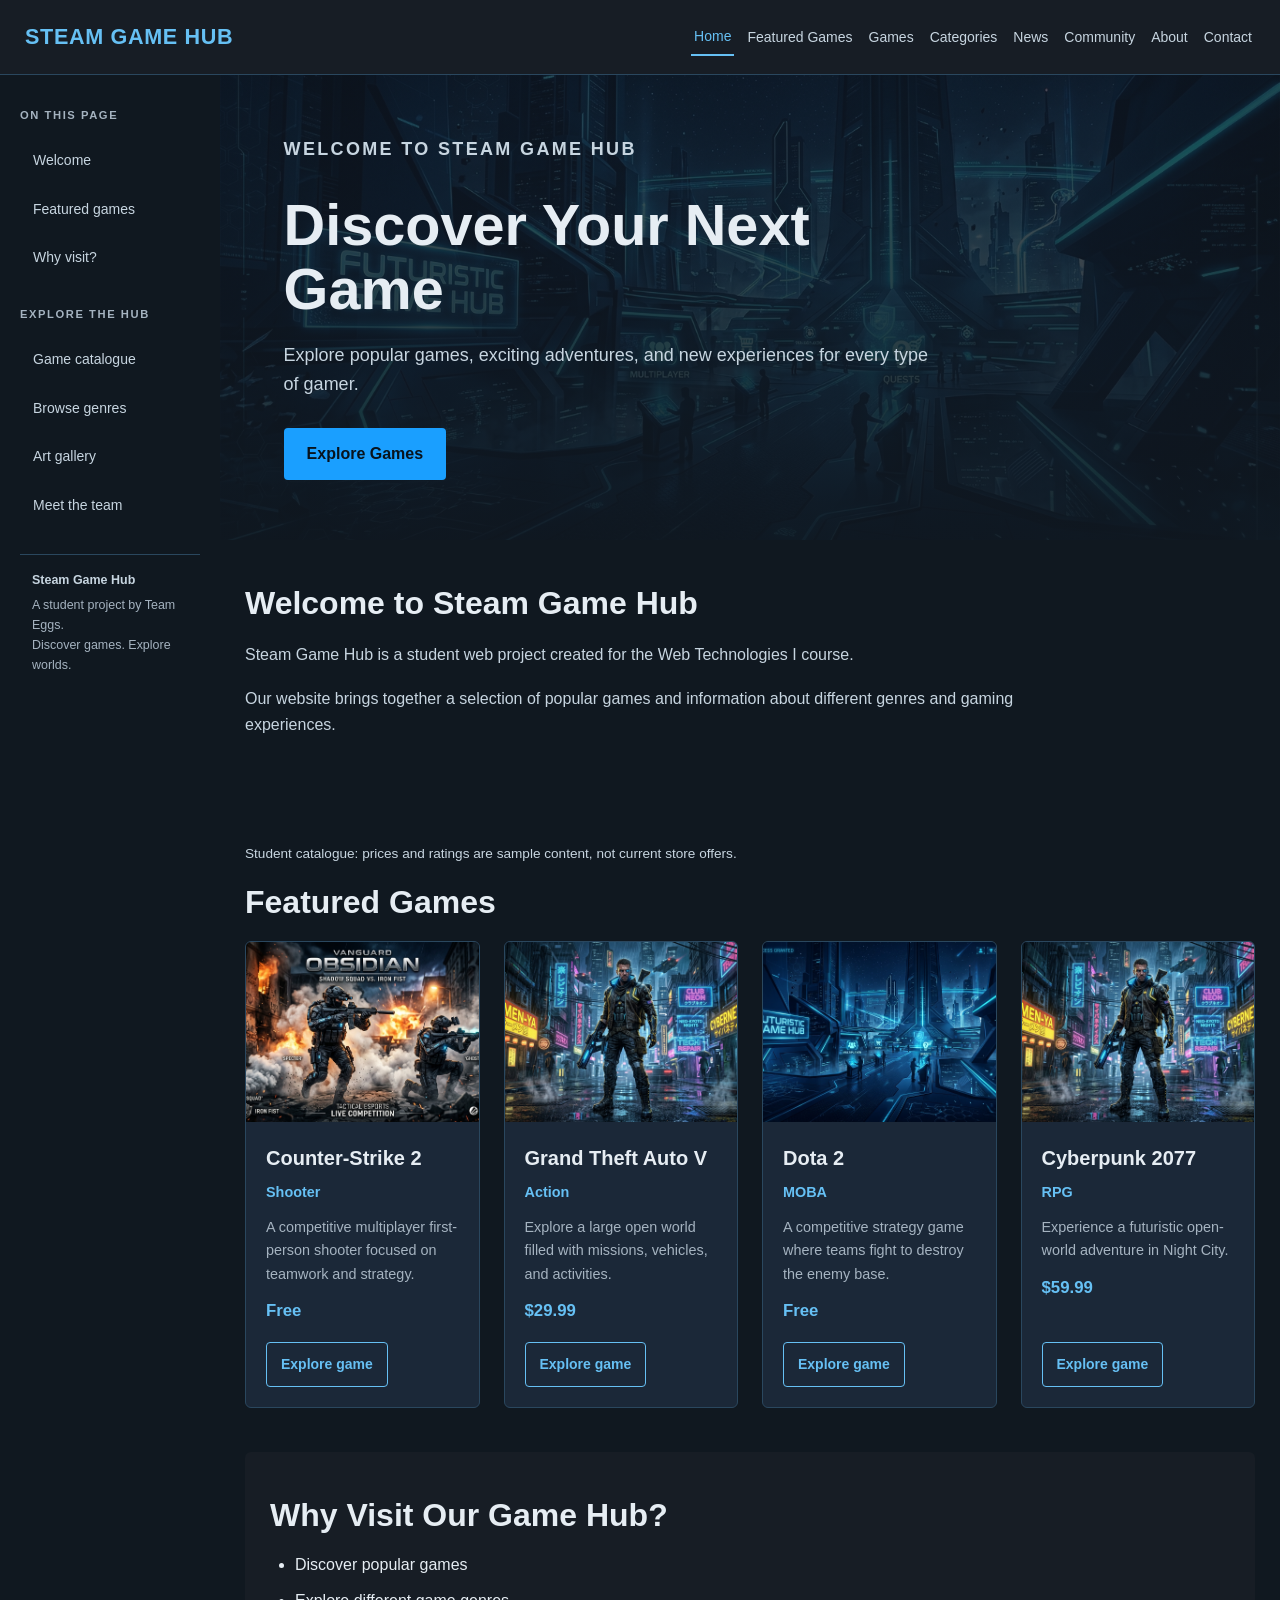
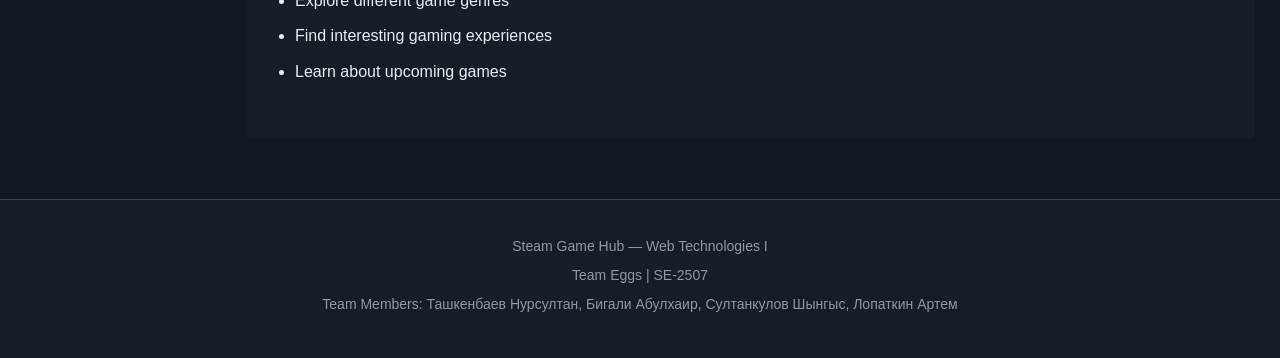
<file: index.html>
<!DOCTYPE html>
<html lang="en">
<head>
    <!-- Team: Eggs | Group: SE-2507 -->
    <meta charset="UTF-8">
    <meta name="viewport" content="width=device-width, initial-scale=1.0">
    <meta name="description" content="Steam Game Hub student website for discovering games and genres.">
    <title>Steam Game Hub - Home</title>
    <link rel="icon" type="image/svg+xml" href="data:image/svg+xml,%3Csvg xmlns='http://www.w3.org/2000/svg' viewBox='0 0 64 64'%3E%3Crect width='64' height='64' rx='12' fill='%23171d25'/%3E%3Ctext x='18' y='44' fill='%2366c0f4' font-size='38' font-family='Arial'%3ES%3C/text%3E%3C/svg%3E">
    <link rel="stylesheet" href="css/style.css">
    <link rel="stylesheet" href="css/part1.css">
    <link rel="stylesheet" href="css/assignment2.css">
    <script src="js/site.js" defer></script>
</head>
<body class="site-layout">
    <a class="skip-link" href="#main-content">Skip to content</a>
    <header id="main-header">
        <!-- Assignment 2, Task 1: Flexbox navigation. -->
        <nav class="navbar" aria-label="Main navigation">
            <a class="logo" href="index.html">STEAM GAME HUB</a>
            <ul class="nav-menu">
                <li><a class="active" aria-current="page" href="index.html">Home</a></li>
                <li><a href="featured.html">Featured Games</a></li>
                <li><a href="games.html">Games</a></li>
                <li><a href="categories.html">Categories</a></li>
                <li><a href="news.html">News</a></li>
                <li><a href="community.html">Community</a></li>
                <li><a href="about.html">About</a></li>
                <li><a href="contact.html">Contact</a></li>
            </ul>
        </nav>
    </header>


    <aside class="site-sidebar" aria-label="Page sidebar">
        <nav aria-label="On this page"><p class="sidebar-label">On this page</p><ul class="sidebar-links"><li><a href="#welcome">Welcome</a></li><li><a href="#featured-games">Featured games</a></li><li><a href="#why-visit">Why visit?</a></li></ul></nav>
        <nav class="browse-nav" aria-label="Explore the hub"><p class="sidebar-label">Explore the hub</p><ul class="sidebar-links"><li><a href="games.html">Game catalogue</a></li><li><a href="categories.html">Browse genres</a></li><li><a href="community.html#gallery">Art gallery</a></li><li><a href="about.html">Meet the team</a></li></ul></nav>
        <p class="sidebar-note"><strong>Steam Game Hub</strong>A student project by Team Eggs.<br>Discover games. Explore worlds.</p>
    </aside>
    <main id="main-content" tabindex="-1">
        <section class="hero">
            <div class="hero-content">
                <p class="subtitle">WELCOME TO STEAM GAME HUB</p>
                <h1>Discover Your Next Game</h1>
                <p>Explore popular games, exciting adventures, and new experiences for every type of gamer.</p>
                <a class="main-button" href="featured.html">Explore Games</a>
            </div>
        </section>

        <section class="content-section" id="welcome">
            <h2>Welcome to Steam Game Hub</h2>
            <p>Steam Game Hub is a student web project created for the Web Technologies I course.</p>
            <p>Our website brings together a selection of popular games and information about different genres and gaming experiences.</p>
        </section>

        <section class="content-section" id="featured-games">
            <p class="demo-note">Student catalogue: prices and ratings are sample content, not current store offers.</p>
            <h2>Featured Games</h2>
            <!-- Assignment 2, Task 2: responsive Flexbox cards. -->
            <div class="card-row">
                <article class="game-card">
                    <img src="images/news_cs2.jpg" alt="Counter-Strike 2 game artwork">
                    <div class="card-content"><h3>Counter-Strike 2</h3><p class="game-genre">Shooter</p><p>A competitive multiplayer first-person shooter focused on teamwork and strategy.</p><span class="price">Free</span><a class="secondary-button card-action" href="featured.html#counter-strike-2" aria-label="Explore Counter-Strike 2">Explore game</a></div>
                </article>
                <article class="game-card">
                    <img src="images/news_cyberpunk.jpg" alt="Grand Theft Auto V game artwork">
                    <div class="card-content"><h3>Grand Theft Auto V</h3><p class="game-genre">Action</p><p>Explore a large open world filled with missions, vehicles, and activities.</p><span class="price">$29.99</span><a class="secondary-button card-action" href="featured.html#grand-theft-auto-v" aria-label="Explore Grand Theft Auto V">Explore game</a></div>
                </article>
                <article class="game-card">
                    <img src="images/banner.jpg" alt="Dota 2 esports game artwork">
                    <div class="card-content"><h3>Dota 2</h3><p class="game-genre">MOBA</p><p>A competitive strategy game where teams fight to destroy the enemy base.</p><span class="price">Free</span><a class="secondary-button card-action" href="featured.html#dota-2" aria-label="Explore Dota 2">Explore game</a></div>
                </article>
                <article class="game-card">
                    <img src="images/news_cyberpunk.jpg" alt="Cyberpunk 2077 game artwork">
                    <div class="card-content"><h3>Cyberpunk 2077</h3><p class="game-genre">RPG</p><p>Experience a futuristic open-world adventure in Night City.</p><span class="price">$59.99</span><a class="secondary-button card-action" href="featured.html#cyberpunk-2077" aria-label="Explore Cyberpunk 2077">Explore game</a></div>
                </article>
            </div>
        </section>

        <section class="content-section boxed-section" id="why-visit">
            <h2>Why Visit Our Game Hub?</h2>
            <ul class="feature-list">
                <li>Discover popular games</li>
                <li>Explore different game genres</li>
                <li>Find interesting gaming experiences</li>
                <li>Learn about upcoming games</li>
            </ul>
        </section>
    </main>

    <footer>
        <p>Steam Game Hub — Web Technologies I</p>
        <p>Team Eggs | SE-2507</p>
        <p>Team Members: Ташкенбаев Нурсултан, Бигали Абулхаир, Султанкулов Шынгыс, Лопаткин Артем</p>
    </footer>
</body>
</html>
</file>
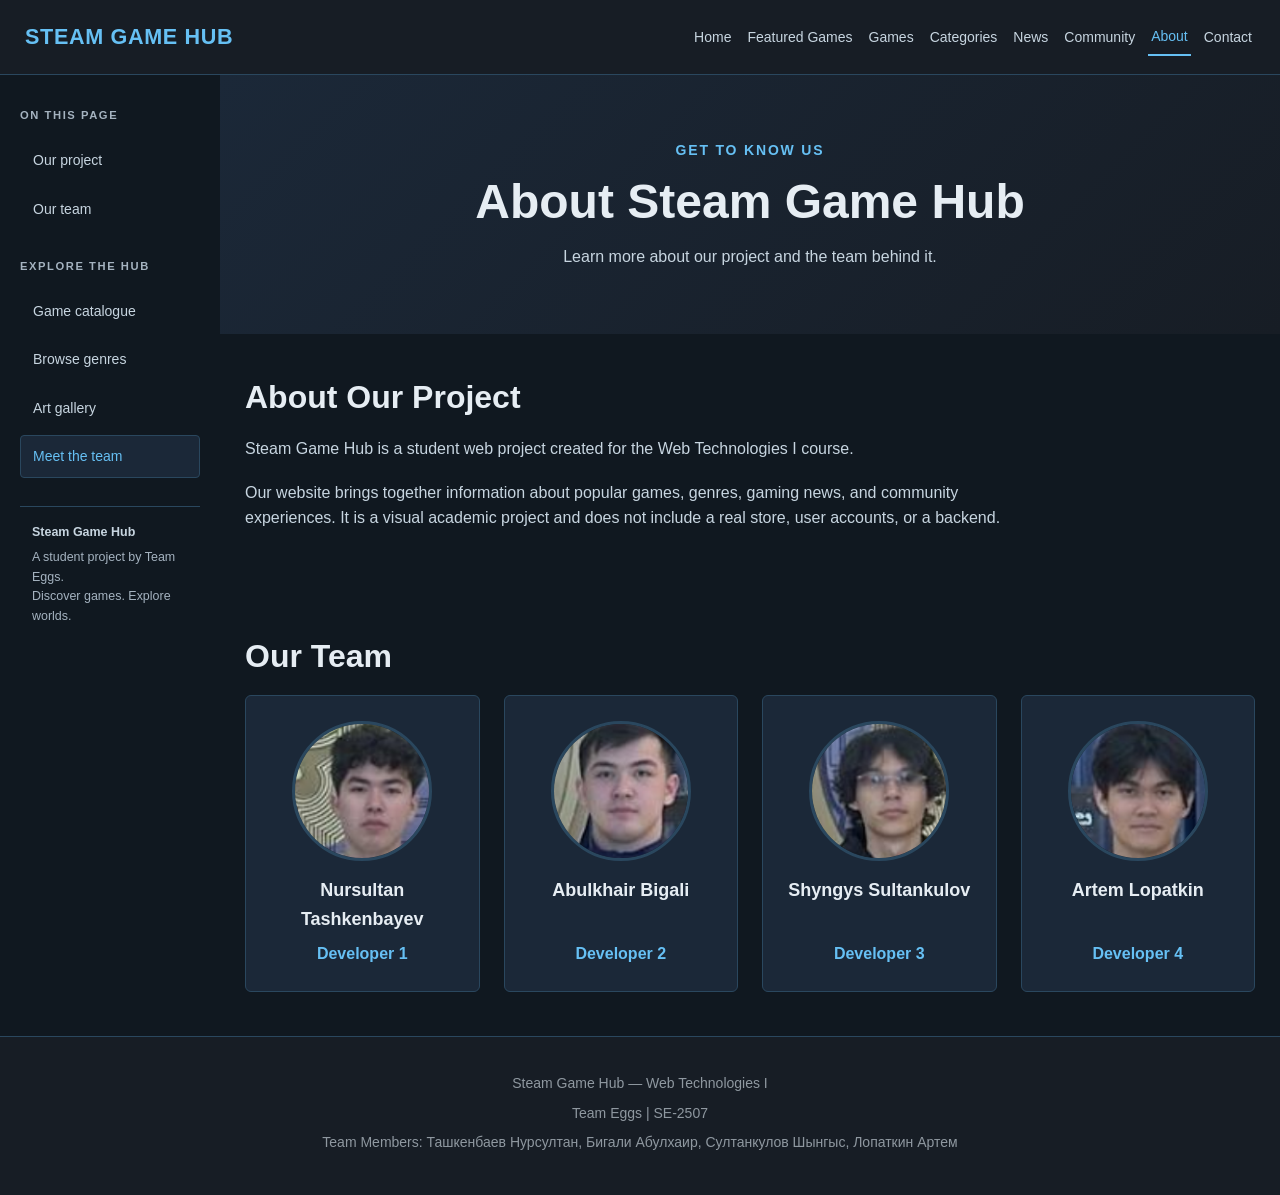
<file: about.html>
<!DOCTYPE html>
<html lang="en">
<head>
    <!-- Team: Eggs | Group: SE-2507 -->
    <meta charset="UTF-8">
    <meta name="viewport" content="width=device-width, initial-scale=1.0">
    <meta name="description" content="About the Steam Game Hub student project and its team members.">
    <title>Steam Game Hub - About Us</title>
    <link rel="icon" type="image/svg+xml" href="data:image/svg+xml,%3Csvg xmlns='http://www.w3.org/2000/svg' viewBox='0 0 64 64'%3E%3Crect width='64' height='64' rx='12' fill='%23171d25'/%3E%3Ctext x='18' y='44' fill='%2366c0f4' font-size='38' font-family='Arial'%3ES%3C/text%3E%3C/svg%3E">
    <link rel="stylesheet" href="css/style.css">
    <link rel="stylesheet" href="css/part1.css">
    <link rel="stylesheet" href="css/assignment2.css">
    <script src="js/site.js" defer></script>
</head>
<body class="site-layout">
    <a class="skip-link" href="#main-content">Skip to content</a>
    <header id="main-header"><nav class="navbar" aria-label="Main navigation"><a class="logo" href="index.html">STEAM GAME HUB</a><ul class="nav-menu"><li><a href="index.html">Home</a></li><li><a href="featured.html">Featured Games</a></li><li><a href="games.html">Games</a></li><li><a href="categories.html">Categories</a></li><li><a href="news.html">News</a></li><li><a href="community.html">Community</a></li><li><a class="active" aria-current="page" href="about.html">About</a></li><li><a href="contact.html">Contact</a></li></ul></nav></header>

    <aside class="site-sidebar" aria-label="Page sidebar">
        <nav aria-label="On this page"><p class="sidebar-label">On this page</p><ul class="sidebar-links"><li><a href="#our-project">Our project</a></li><li><a href="#our-team">Our team</a></li></ul></nav>
        <nav class="browse-nav" aria-label="Explore the hub"><p class="sidebar-label">Explore the hub</p><ul class="sidebar-links"><li><a href="games.html">Game catalogue</a></li><li><a href="categories.html">Browse genres</a></li><li><a href="community.html#gallery">Art gallery</a></li><li><a href="about.html" aria-current="page">Meet the team</a></li></ul></nav>
        <p class="sidebar-note"><strong>Steam Game Hub</strong>A student project by Team Eggs.<br>Discover games. Explore worlds.</p>
    </aside>
    <main id="main-content" tabindex="-1">
        <section class="page-banner"><p class="subtitle">GET TO KNOW US</p><h1>About Steam Game Hub</h1><p>Learn more about our project and the team behind it.</p></section>
        <section class="content-section" id="our-project"><h2>About Our Project</h2><p>Steam Game Hub is a student web project created for the Web Technologies I course.</p><p>Our website brings together information about popular games, genres, gaming news, and community experiences. It is a visual academic project and does not include a real store, user accounts, or a backend.</p></section>
        <section class="content-section" id="our-team"><h2>Our Team</h2><div class="team-grid">
            <article class="team-card"><img class="profile-img" src="images/member1.png" alt="Portrait of Nursultan Tashkenbayev"><h3>Nursultan Tashkenbayev</h3><p class="team-role">Developer 1</p></article>
            <article class="team-card"><img class="profile-img" src="images/member2.png" alt="Portrait of Abulkhair Bigali"><h3>Abulkhair Bigali</h3><p class="team-role">Developer 2</p></article>
            <article class="team-card"><img class="profile-img" src="images/member3.png" alt="Portrait of Shyngys Sultankulov"><h3>Shyngys Sultankulov</h3><p class="team-role">Developer 3</p></article>
            <article class="team-card"><img class="profile-img" src="images/member4.png" alt="Portrait of Artem Lopatkin"><h3>Artem Lopatkin</h3><p class="team-role">Developer 4</p></article>
        </div></section>
    </main>
    <footer><p>Steam Game Hub — Web Technologies I</p><p>Team Eggs | SE-2507</p><p>Team Members: Ташкенбаев Нурсултан, Бигали Абулхаир, Султанкулов Шынгыс, Лопаткин Артем</p></footer>
</body>
</html>
</file>
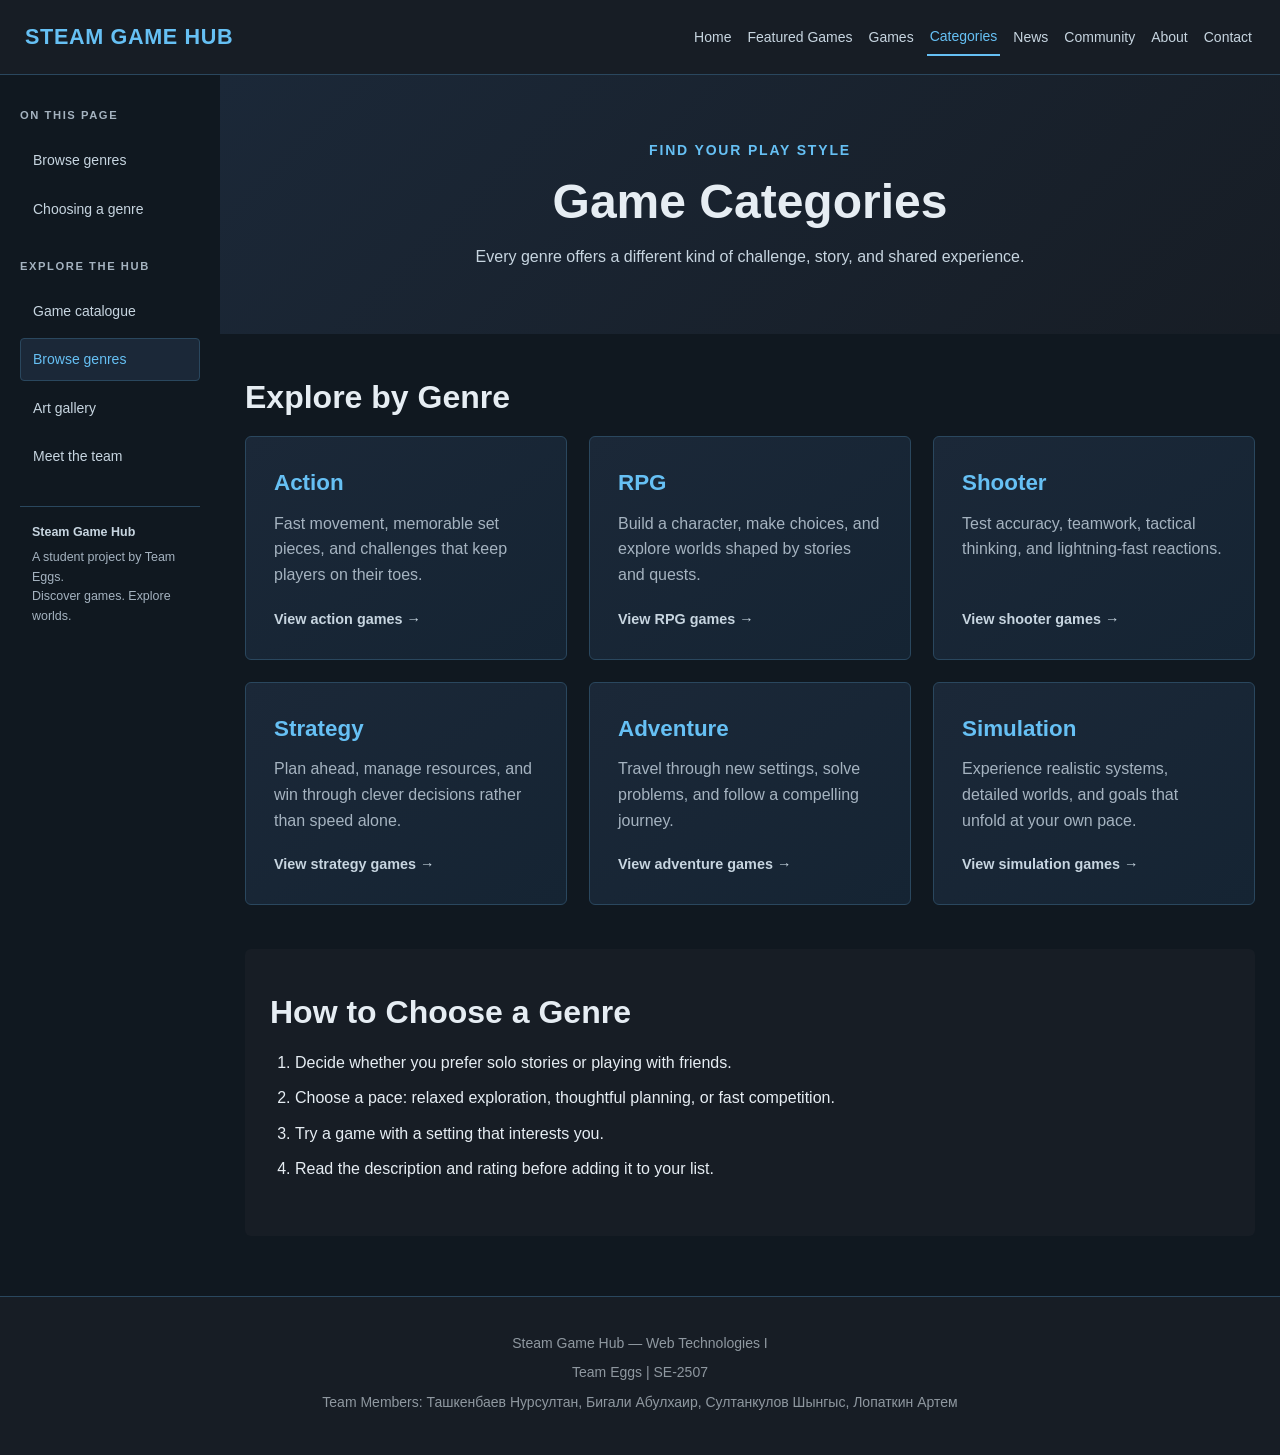
<file: categories.html>
<!DOCTYPE html>
<html lang="en">
<head>
    <!-- Team: Eggs | Group: SE-2507 -->
    <meta charset="UTF-8">
    <meta name="viewport" content="width=device-width, initial-scale=1.0">
    <meta name="description" content="Steam Game Hub categories: action, RPG, shooter, strategy and more.">
    <title>Steam Game Hub - Categories</title>
    <link rel="icon" type="image/svg+xml" href="data:image/svg+xml,%3Csvg xmlns='http://www.w3.org/2000/svg' viewBox='0 0 64 64'%3E%3Crect width='64' height='64' rx='12' fill='%23171d25'/%3E%3Ctext x='18' y='44' fill='%2366c0f4' font-size='38' font-family='Arial'%3ES%3C/text%3E%3C/svg%3E">
    <link rel="stylesheet" href="css/style.css">
    <link rel="stylesheet" href="css/part1.css">
    <link rel="stylesheet" href="css/assignment2.css">
    <script src="js/site.js" defer></script>
</head>
<body class="site-layout">
    <a class="skip-link" href="#main-content">Skip to content</a>
    <header id="main-header"><nav class="navbar" aria-label="Main navigation"><a class="logo" href="index.html">STEAM GAME HUB</a><ul class="nav-menu"><li><a href="index.html">Home</a></li><li><a href="featured.html">Featured Games</a></li><li><a href="games.html">Games</a></li><li><a class="active" aria-current="page" href="categories.html">Categories</a></li><li><a href="news.html">News</a></li><li><a href="community.html">Community</a></li><li><a href="about.html">About</a></li><li><a href="contact.html">Contact</a></li></ul></nav></header>

    <aside class="site-sidebar" aria-label="Page sidebar">
        <nav aria-label="On this page"><p class="sidebar-label">On this page</p><ul class="sidebar-links"><li><a href="#genres">Browse genres</a></li><li><a href="#choose-genre">Choosing a genre</a></li></ul></nav>
        <nav class="browse-nav" aria-label="Explore the hub"><p class="sidebar-label">Explore the hub</p><ul class="sidebar-links"><li><a href="games.html">Game catalogue</a></li><li><a href="categories.html" aria-current="page">Browse genres</a></li><li><a href="community.html#gallery">Art gallery</a></li><li><a href="about.html">Meet the team</a></li></ul></nav>
        <p class="sidebar-note"><strong>Steam Game Hub</strong>A student project by Team Eggs.<br>Discover games. Explore worlds.</p>
    </aside>
    <main id="main-content" tabindex="-1">
        <section class="page-banner"><p class="subtitle">FIND YOUR PLAY STYLE</p><h1>Game Categories</h1><p>Every genre offers a different kind of challenge, story, and shared experience.</p></section>
        <section class="content-section" id="genres">
            <h2>Explore by Genre</h2>
            <div class="categories-grid">
                <article class="genre-card"><h3>Action</h3><p>Fast movement, memorable set pieces, and challenges that keep players on their toes.</p><a href="games.html">View action games →</a></article>
                <article class="genre-card"><h3>RPG</h3><p>Build a character, make choices, and explore worlds shaped by stories and quests.</p><a href="games.html">View RPG games →</a></article>
                <article class="genre-card"><h3>Shooter</h3><p>Test accuracy, teamwork, tactical thinking, and lightning-fast reactions.</p><a href="games.html">View shooter games →</a></article>
                <article class="genre-card"><h3>Strategy</h3><p>Plan ahead, manage resources, and win through clever decisions rather than speed alone.</p><a href="games.html">View strategy games →</a></article>
                <article class="genre-card"><h3>Adventure</h3><p>Travel through new settings, solve problems, and follow a compelling journey.</p><a href="games.html">View adventure games →</a></article>
                <article class="genre-card"><h3>Simulation</h3><p>Experience realistic systems, detailed worlds, and goals that unfold at your own pace.</p><a href="games.html">View simulation games →</a></article>
            </div>
        </section>
        <section class="content-section boxed-section" id="choose-genre">
            <h2>How to Choose a Genre</h2>
            <ol class="genre-list"><li>Decide whether you prefer solo stories or playing with friends.</li><li>Choose a pace: relaxed exploration, thoughtful planning, or fast competition.</li><li>Try a game with a setting that interests you.</li><li>Read the description and rating before adding it to your list.</li></ol>
        </section>
    </main>
    <footer><p>Steam Game Hub — Web Technologies I</p><p>Team Eggs | SE-2507</p><p>Team Members: Ташкенбаев Нурсултан, Бигали Абулхаир, Султанкулов Шынгыс, Лопаткин Артем</p></footer>
</body>
</html>
</file>
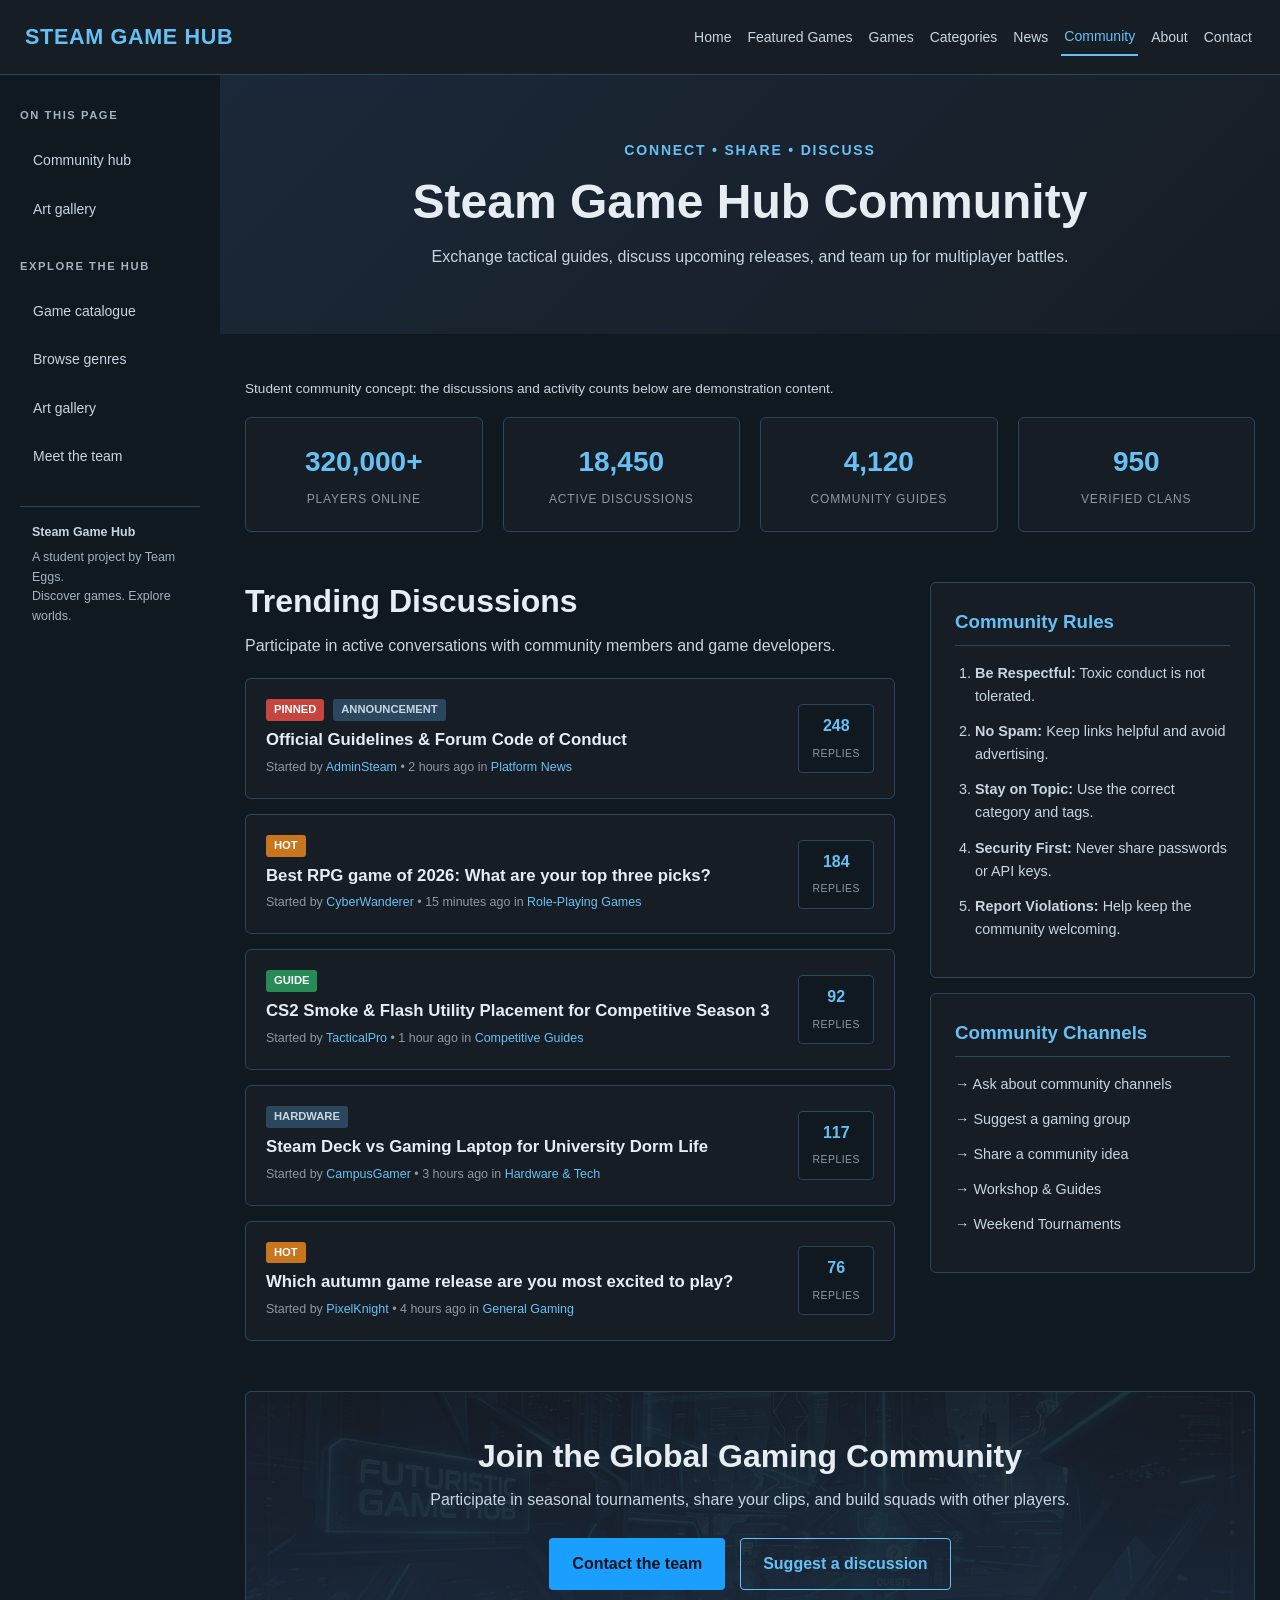
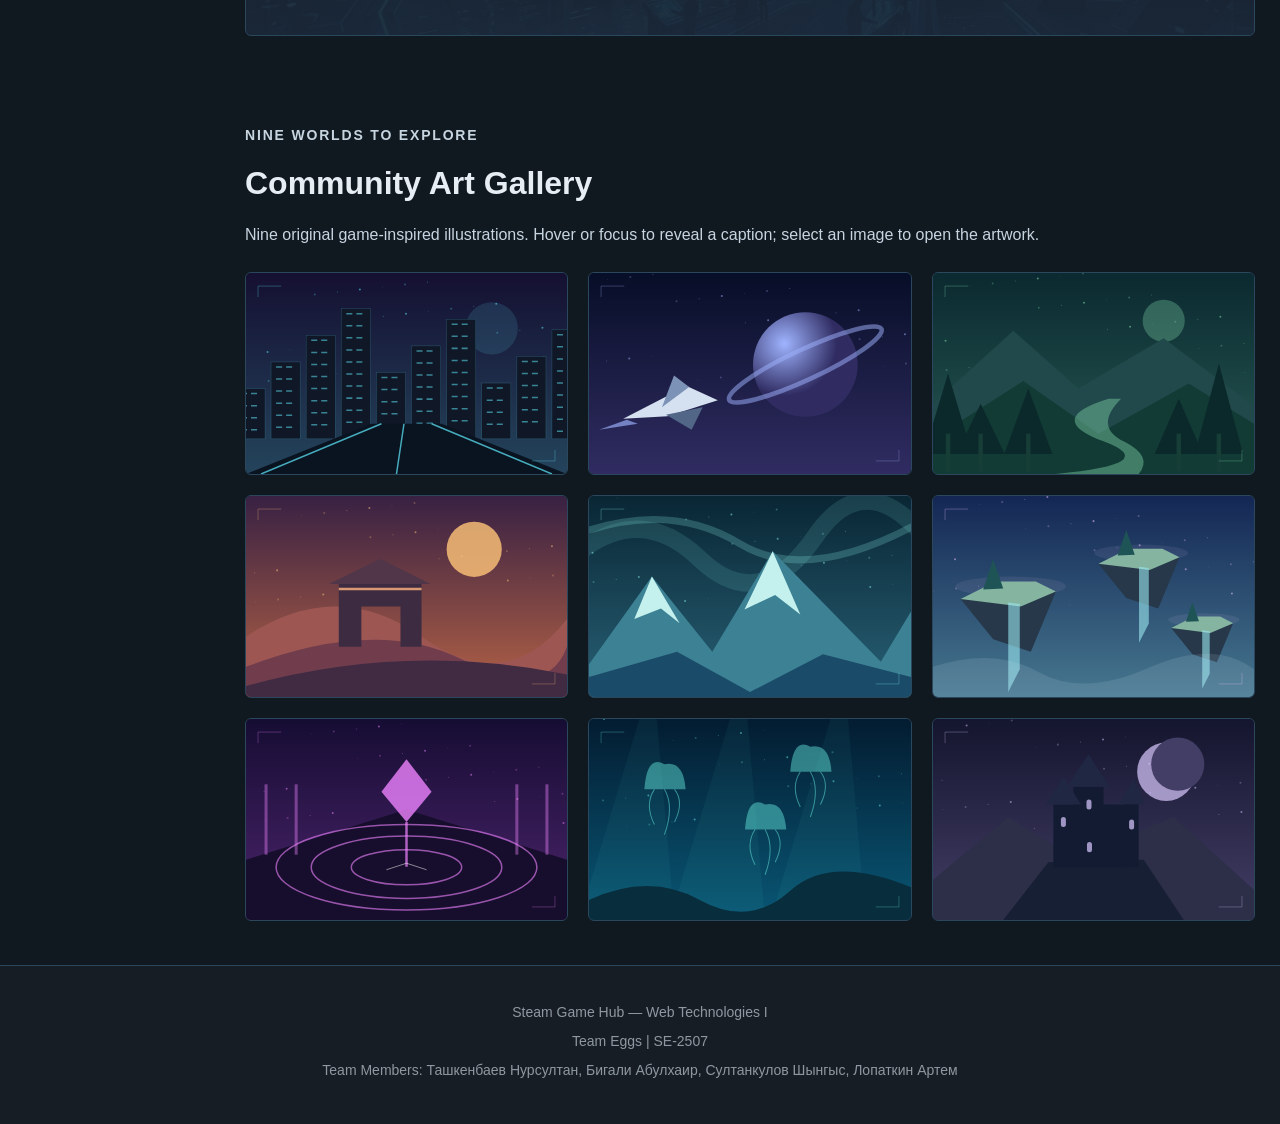
<file: community.html>
<!DOCTYPE html>
<html lang="en">
<head>
    <!-- Team: Eggs | Group: SE-2507 -->
    <meta charset="UTF-8">
    <meta name="viewport" content="width=device-width, initial-scale=1.0">
    <meta name="description" content="Steam Game Hub community, discussions, guides and gaming events.">
    <title>Steam Game Hub - Community</title>
    <link rel="icon" type="image/svg+xml" href="data:image/svg+xml,%3Csvg xmlns='http://www.w3.org/2000/svg' viewBox='0 0 64 64'%3E%3Crect width='64' height='64' rx='12' fill='%23171d25'/%3E%3Ctext x='18' y='44' fill='%2366c0f4' font-size='38' font-family='Arial'%3ES%3C/text%3E%3C/svg%3E">
    <link rel="stylesheet" href="css/style.css">
    <link rel="stylesheet" href="css/part1.css">
    <link rel="stylesheet" href="css/assignment2.css">
    <script src="js/site.js" defer></script>
</head>
<body class="site-layout">
    <a class="skip-link" href="#main-content">Skip to content</a>
    <header id="main-header"><nav class="navbar" aria-label="Main navigation"><a class="logo" href="index.html">STEAM GAME HUB</a><ul class="nav-menu"><li><a href="index.html">Home</a></li><li><a href="featured.html">Featured Games</a></li><li><a href="games.html">Games</a></li><li><a href="categories.html">Categories</a></li><li><a href="news.html">News</a></li><li><a class="active" aria-current="page" href="community.html">Community</a></li><li><a href="about.html">About</a></li><li><a href="contact.html">Contact</a></li></ul></nav></header>

    <aside class="site-sidebar" aria-label="Page sidebar">
        <nav aria-label="On this page"><p class="sidebar-label">On this page</p><ul class="sidebar-links"><li><a href="#community-hub">Community hub</a></li><li><a href="#gallery">Art gallery</a></li></ul></nav>
        <nav class="browse-nav" aria-label="Explore the hub"><p class="sidebar-label">Explore the hub</p><ul class="sidebar-links"><li><a href="games.html">Game catalogue</a></li><li><a href="categories.html">Browse genres</a></li><li><a href="community.html#gallery">Art gallery</a></li><li><a href="about.html">Meet the team</a></li></ul></nav>
        <p class="sidebar-note"><strong>Steam Game Hub</strong>A student project by Team Eggs.<br>Discover games. Explore worlds.</p>
    </aside>
    <main id="main-content" tabindex="-1">
        <section class="page-banner"><p class="subtitle">CONNECT • SHARE • DISCUSS</p><h1>Steam Game Hub Community</h1><p>Exchange tactical guides, discuss upcoming releases, and team up for multiplayer battles.</p></section>
        <section class="content-section" id="community-hub">
            <p class="demo-note">Student community concept: the discussions and activity counts below are demonstration content.</p>
            <div class="stats-grid"><article class="stat-card"><p class="stat-number">320,000+</p><p class="stat-label">Players Online</p></article><article class="stat-card"><p class="stat-number">18,450</p><p class="stat-label">Active Discussions</p></article><article class="stat-card"><p class="stat-number">4,120</p><p class="stat-label">Community Guides</p></article><article class="stat-card"><p class="stat-number">950</p><p class="stat-label">Verified Clans</p></article></div>
            <div class="community-layout">
                <section class="discussions-column"><h2>Trending Discussions</h2><p>Participate in active conversations with community members and game developers.</p><div class="discussion-list">
                    <a class="discussion-item" href="contact.html"><div class="discussion-main"><div class="discussion-header"><span class="disc-tag pinned">Pinned</span><span class="disc-tag general">Announcement</span></div><h3>Official Guidelines &amp; Forum Code of Conduct</h3><div class="discussion-meta">Started by <span>AdminSteam</span> • 2 hours ago in <span>Platform News</span></div></div><div class="reply-badge"><span class="reply-count">248</span><span class="reply-label">Replies</span></div></a>
                    <a class="discussion-item" href="contact.html"><div class="discussion-main"><div class="discussion-header"><span class="disc-tag hot">Hot</span></div><h3>Best RPG game of 2026: What are your top three picks?</h3><div class="discussion-meta">Started by <span>CyberWanderer</span> • 15 minutes ago in <span>Role-Playing Games</span></div></div><div class="reply-badge"><span class="reply-count">184</span><span class="reply-label">Replies</span></div></a>
                    <a class="discussion-item" href="contact.html"><div class="discussion-main"><div class="discussion-header"><span class="disc-tag guide">Guide</span></div><h3>CS2 Smoke &amp; Flash Utility Placement for Competitive Season 3</h3><div class="discussion-meta">Started by <span>TacticalPro</span> • 1 hour ago in <span>Competitive Guides</span></div></div><div class="reply-badge"><span class="reply-count">92</span><span class="reply-label">Replies</span></div></a>
                    <a class="discussion-item" href="contact.html"><div class="discussion-main"><div class="discussion-header"><span class="disc-tag general">Hardware</span></div><h3>Steam Deck vs Gaming Laptop for University Dorm Life</h3><div class="discussion-meta">Started by <span>CampusGamer</span> • 3 hours ago in <span>Hardware &amp; Tech</span></div></div><div class="reply-badge"><span class="reply-count">117</span><span class="reply-label">Replies</span></div></a>
                    <a class="discussion-item" href="contact.html"><div class="discussion-main"><div class="discussion-header"><span class="disc-tag hot">Hot</span></div><h3>Which autumn game release are you most excited to play?</h3><div class="discussion-meta">Started by <span>PixelKnight</span> • 4 hours ago in <span>General Gaming</span></div></div><div class="reply-badge"><span class="reply-count">76</span><span class="reply-label">Replies</span></div></a>
                </div></section>
                <aside class="community-sidebar"><div class="sidebar-box"><h3>Community Rules</h3><ol class="custom-ol"><li><strong>Be Respectful:</strong> Toxic conduct is not tolerated.</li><li><strong>No Spam:</strong> Keep links helpful and avoid advertising.</li><li><strong>Stay on Topic:</strong> Use the correct category and tags.</li><li><strong>Security First:</strong> Never share passwords or API keys.</li><li><strong>Report Violations:</strong> Help keep the community welcoming.</li></ol></div><div class="sidebar-box"><h3>Community Channels</h3><ul class="custom-ul"><li><a href="contact.html">→ Ask about community channels</a></li><li><a href="contact.html">→ Suggest a gaming group</a></li><li><a href="contact.html">→ Share a community idea</a></li><li><a href="contact.html">→ Workshop &amp; Guides</a></li><li><a href="contact.html">→ Weekend Tournaments</a></li></ul></div></aside>
            </div>
            <section class="community-cta"><h2>Join the Global Gaming Community</h2><p>Participate in seasonal tournaments, share your clips, and build squads with other players.</p><div class="cta-buttons"><a class="main-button" href="contact.html">Contact the team</a><a class="secondary-button" href="contact.html">Suggest a discussion</a></div></section>
        </section>

        <section class="content-section" id="gallery" aria-labelledby="gallery-heading">
            <p class="subtitle">NINE WORLDS TO EXPLORE</p>
            <h2 id="gallery-heading">Community Art Gallery</h2>
            <p>Nine original game-inspired illustrations. Hover or focus to reveal a caption; select an image to open the artwork.</p>
            <div class="gallery-grid">
                <a class="gallery-tile" href="images/gallery/neon-city.svg" aria-label="Open Neon City illustration"><figure><img src="images/gallery/neon-city.svg" alt="Explore a skyline after dark." width="640" height="400" loading="lazy"><figcaption><strong>Neon City</strong><span>Explore a skyline after dark.</span></figcaption></figure></a>
                <a class="gallery-tile" href="images/gallery/orbital-station.svg" aria-label="Open Orbital Station illustration"><figure><img src="images/gallery/orbital-station.svg" alt="A quiet outpost beyond the atmosphere." width="640" height="400" loading="lazy"><figcaption><strong>Orbital Station</strong><span>A quiet outpost beyond the atmosphere.</span></figcaption></figure></a>
                <a class="gallery-tile" href="images/gallery/forest-trail.svg" aria-label="Open Forest Trail illustration"><figure><img src="images/gallery/forest-trail.svg" alt="Follow the river through an evergreen world." width="640" height="400" loading="lazy"><figcaption><strong>Forest Trail</strong><span>Follow the river through an evergreen world.</span></figcaption></figure></a>
                <a class="gallery-tile" href="images/gallery/desert-ruins.svg" aria-label="Open Desert Ruins illustration"><figure><img src="images/gallery/desert-ruins.svg" alt="Discover a forgotten city in the dunes." width="640" height="400" loading="lazy"><figcaption><strong>Desert Ruins</strong><span>Discover a forgotten city in the dunes.</span></figcaption></figure></a>
                <a class="gallery-tile" href="images/gallery/frozen-frontier.svg" aria-label="Open Frozen Frontier illustration"><figure><img src="images/gallery/frozen-frontier.svg" alt="Find a path across the northern ice." width="640" height="400" loading="lazy"><figcaption><strong>Frozen Frontier</strong><span>Find a path across the northern ice.</span></figcaption></figure></a>
                <a class="gallery-tile" href="images/gallery/sky-islands.svg" aria-label="Open Sky Islands illustration"><figure><img src="images/gallery/sky-islands.svg" alt="Travel between worlds above the clouds." width="640" height="400" loading="lazy"><figcaption><strong>Sky Islands</strong><span>Travel between worlds above the clouds.</span></figcaption></figure></a>
                <a class="gallery-tile" href="images/gallery/cyber-arena.svg" aria-label="Open Cyber Arena illustration"><figure><img src="images/gallery/cyber-arena.svg" alt="Step into a luminous competitive arena." width="640" height="400" loading="lazy"><figcaption><strong>Cyber Arena</strong><span>Step into a luminous competitive arena.</span></figcaption></figure></a>
                <a class="gallery-tile" href="images/gallery/ocean-depths.svg" aria-label="Open Ocean Depths illustration"><figure><img src="images/gallery/ocean-depths.svg" alt="Uncover the lights of a submerged world." width="640" height="400" loading="lazy"><figcaption><strong>Ocean Depths</strong><span>Uncover the lights of a submerged world.</span></figcaption></figure></a>
                <a class="gallery-tile" href="images/gallery/moonlit-keep.svg" aria-label="Open Moonlit Keep illustration"><figure><img src="images/gallery/moonlit-keep.svg" alt="A castle waits beyond the mountain pass." width="640" height="400" loading="lazy"><figcaption><strong>Moonlit Keep</strong><span>A castle waits beyond the mountain pass.</span></figcaption></figure></a>
            </div>
        </section>
    </main>
    <footer><p>Steam Game Hub — Web Technologies I</p><p>Team Eggs | SE-2507</p><p>Team Members: Ташкенбаев Нурсултан, Бигали Абулхаир, Султанкулов Шынгыс, Лопаткин Артем</p></footer>
</body>
</html>
</file>
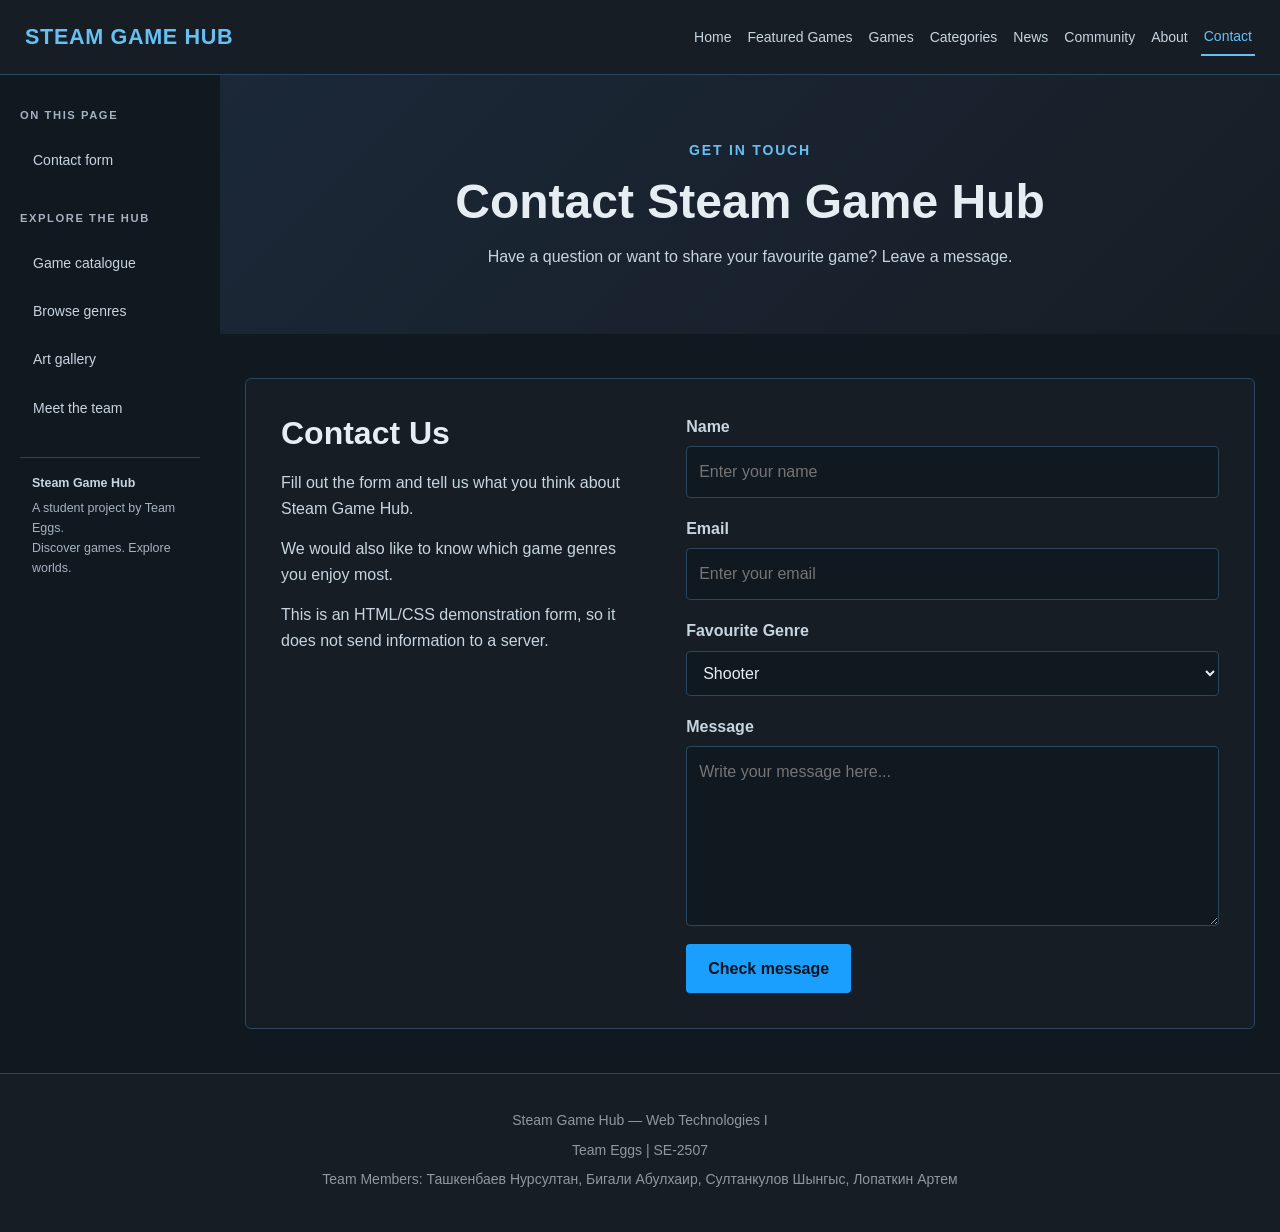
<file: contact.html>
<!DOCTYPE html>
<html lang="en">
<head>
    <!-- Team: Eggs | Group: SE-2507 -->
    <meta charset="UTF-8">
    <meta name="viewport" content="width=device-width, initial-scale=1.0">
    <meta name="description" content="Contact page for the Steam Game Hub student project.">
    <title>Steam Game Hub - Contact</title>
    <link rel="icon" type="image/svg+xml" href="data:image/svg+xml,%3Csvg xmlns='http://www.w3.org/2000/svg' viewBox='0 0 64 64'%3E%3Crect width='64' height='64' rx='12' fill='%23171d25'/%3E%3Ctext x='18' y='44' fill='%2366c0f4' font-size='38' font-family='Arial'%3ES%3C/text%3E%3C/svg%3E">
    <link rel="stylesheet" href="css/style.css">
    <link rel="stylesheet" href="css/part1.css">
    <link rel="stylesheet" href="css/assignment2.css">
    <script src="js/site.js" defer></script>
</head>
<body class="site-layout">
    <a class="skip-link" href="#main-content">Skip to content</a>
    <header id="main-header"><nav class="navbar" aria-label="Main navigation"><a class="logo" href="index.html">STEAM GAME HUB</a><ul class="nav-menu"><li><a href="index.html">Home</a></li><li><a href="featured.html">Featured Games</a></li><li><a href="games.html">Games</a></li><li><a href="categories.html">Categories</a></li><li><a href="news.html">News</a></li><li><a href="community.html">Community</a></li><li><a href="about.html">About</a></li><li><a class="active" aria-current="page" href="contact.html">Contact</a></li></ul></nav></header>

    <aside class="site-sidebar" aria-label="Page sidebar">
        <nav aria-label="On this page"><p class="sidebar-label">On this page</p><ul class="sidebar-links"><li><a href="#contact-us">Contact form</a></li></ul></nav>
        <nav class="browse-nav" aria-label="Explore the hub"><p class="sidebar-label">Explore the hub</p><ul class="sidebar-links"><li><a href="games.html">Game catalogue</a></li><li><a href="categories.html">Browse genres</a></li><li><a href="community.html#gallery">Art gallery</a></li><li><a href="about.html">Meet the team</a></li></ul></nav>
        <p class="sidebar-note"><strong>Steam Game Hub</strong>A student project by Team Eggs.<br>Discover games. Explore worlds.</p>
    </aside>
    <main id="main-content" tabindex="-1">
        <section class="page-banner"><p class="subtitle">GET IN TOUCH</p><h1>Contact Steam Game Hub</h1><p>Have a question or want to share your favourite game? Leave a message.</p></section>
        <section class="content-section" id="contact-us"><div class="contact-container">
            <div class="contact-info"><h2>Contact Us</h2><p>Fill out the form and tell us what you think about Steam Game Hub.</p><p>We would also like to know which game genres you enjoy most.</p><p>This is an HTML/CSS demonstration form, so it does not send information to a server.</p></div>
            <form class="contact-form" data-demo-form="contact">
                <div class="form-group"><label for="name">Name</label><input id="name" name="name" type="text" placeholder="Enter your name" required></div>
                <div class="form-group"><label for="email">Email</label><input id="email" name="email" type="email" placeholder="Enter your email" required></div>
                <div class="form-group"><label for="genre">Favourite Genre</label><select id="genre" name="genre"><option value="shooter">Shooter</option><option value="rpg">RPG</option><option value="action">Action</option><option value="adventure">Adventure</option><option value="strategy">Strategy</option></select></div>
                <div class="form-group"><label for="message">Message</label><textarea id="message" name="message" rows="6" placeholder="Write your message here..." required></textarea></div>
                <button class="main-button" type="submit">Check message</button>
                <p class="form-status" role="status" aria-live="polite"></p>
            </form>
        </div></section>
    </main>
    <footer><p>Steam Game Hub — Web Technologies I</p><p>Team Eggs | SE-2507</p><p>Team Members: Ташкенбаев Нурсултан, Бигали Абулхаир, Султанкулов Шынгыс, Лопаткин Артем</p></footer>
</body>
</html>
</file>
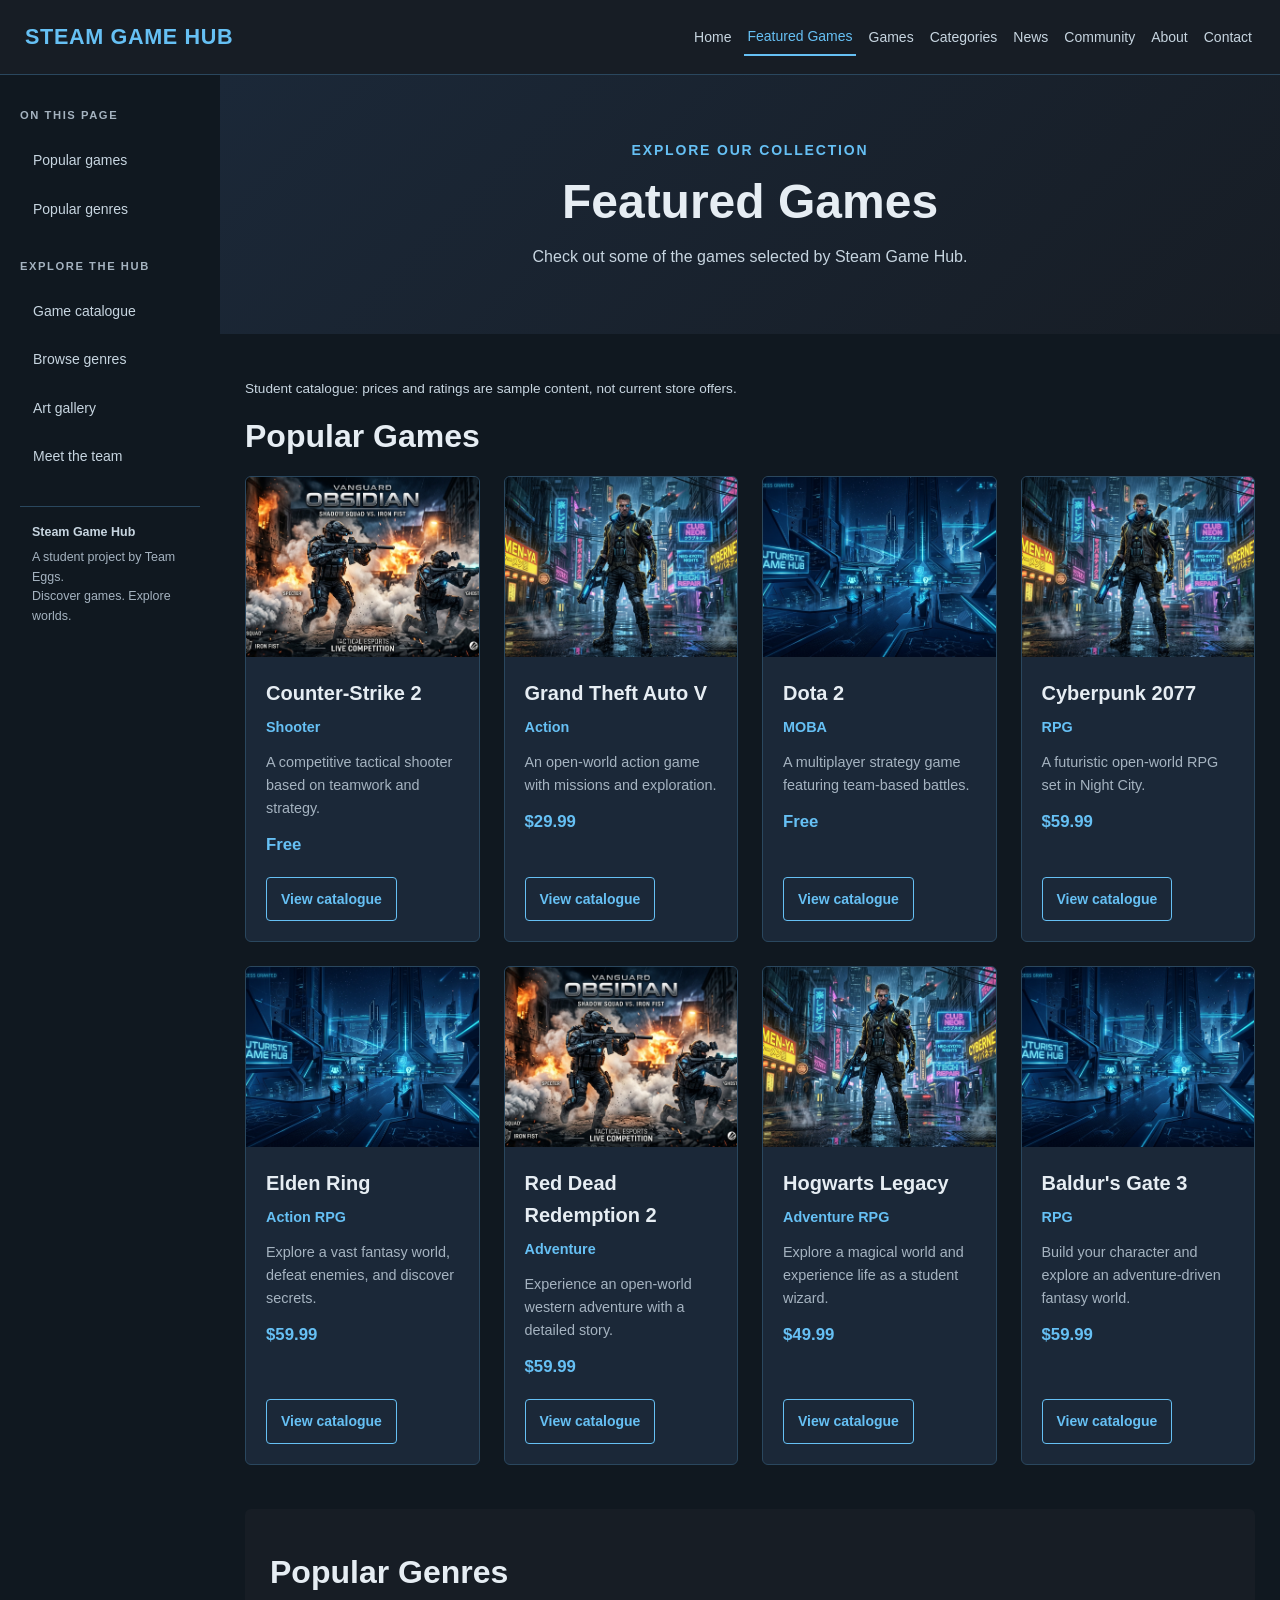
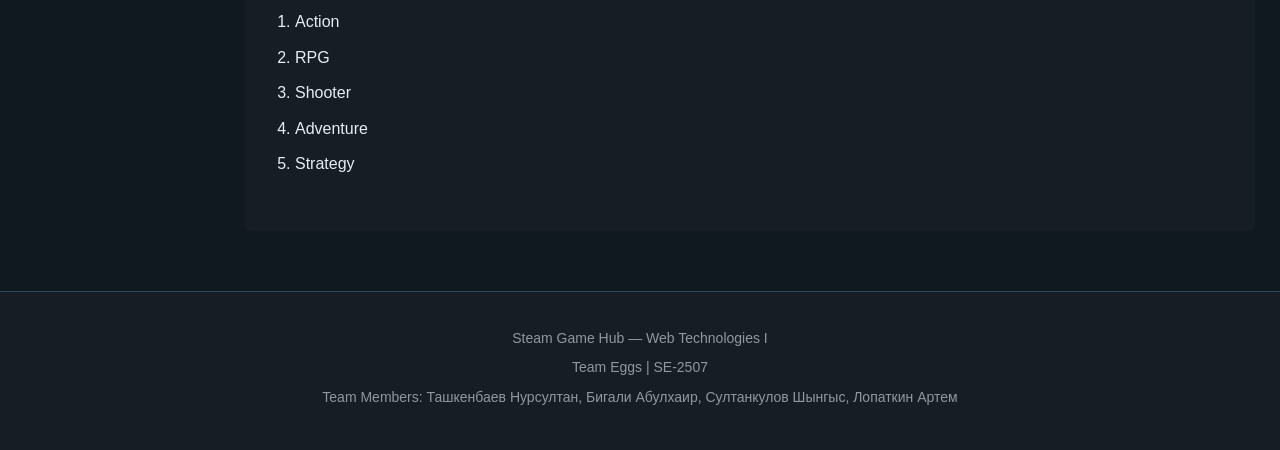
<file: featured.html>
<!DOCTYPE html>
<html lang="en">
<head>
    <!-- Team: Eggs | Group: SE-2507 -->
    <meta charset="UTF-8">
    <meta name="viewport" content="width=device-width, initial-scale=1.0">
    <meta name="description" content="Steam Game Hub featured games selection.">
    <title>Steam Game Hub - Featured Games</title>
    <link rel="icon" type="image/svg+xml" href="data:image/svg+xml,%3Csvg xmlns='http://www.w3.org/2000/svg' viewBox='0 0 64 64'%3E%3Crect width='64' height='64' rx='12' fill='%23171d25'/%3E%3Ctext x='18' y='44' fill='%2366c0f4' font-size='38' font-family='Arial'%3ES%3C/text%3E%3C/svg%3E">
    <link rel="stylesheet" href="css/style.css">
    <link rel="stylesheet" href="css/part1.css">
    <link rel="stylesheet" href="css/assignment2.css">
    <script src="js/site.js" defer></script>
</head>
<body class="site-layout">
    <a class="skip-link" href="#main-content">Skip to content</a>
    <header id="main-header">
        <!-- Assignment 2, Task 1: Flexbox navigation. -->
        <nav class="navbar" aria-label="Main navigation">
            <a class="logo" href="index.html">STEAM GAME HUB</a>
            <ul class="nav-menu">
                <li><a href="index.html">Home</a></li><li><a class="active" aria-current="page" href="featured.html">Featured Games</a></li><li><a href="games.html">Games</a></li><li><a href="categories.html">Categories</a></li><li><a href="news.html">News</a></li><li><a href="community.html">Community</a></li><li><a href="about.html">About</a></li><li><a href="contact.html">Contact</a></li>
            </ul>
        </nav>
    </header>

    <aside class="site-sidebar" aria-label="Page sidebar">
        <nav aria-label="On this page"><p class="sidebar-label">On this page</p><ul class="sidebar-links"><li><a href="#popular-games">Popular games</a></li><li><a href="#popular-genres">Popular genres</a></li></ul></nav>
        <nav class="browse-nav" aria-label="Explore the hub"><p class="sidebar-label">Explore the hub</p><ul class="sidebar-links"><li><a href="games.html">Game catalogue</a></li><li><a href="categories.html">Browse genres</a></li><li><a href="community.html#gallery">Art gallery</a></li><li><a href="about.html">Meet the team</a></li></ul></nav>
        <p class="sidebar-note"><strong>Steam Game Hub</strong>A student project by Team Eggs.<br>Discover games. Explore worlds.</p>
    </aside>
    <main id="main-content" tabindex="-1">
        <section class="page-banner"><p class="subtitle">EXPLORE OUR COLLECTION</p><h1>Featured Games</h1><p>Check out some of the games selected by Steam Game Hub.</p></section>
        <section class="content-section" id="popular-games">
            <p class="demo-note">Student catalogue: prices and ratings are sample content, not current store offers.</p>
            <h2>Popular Games</h2>
            <!-- Assignment 2, Task 2: responsive Flexbox cards. -->
            <div class="card-row">
                <article class="game-card" id="counter-strike-2"><img src="images/news_cs2.jpg" alt="Counter-Strike 2 game artwork"><div class="card-content"><h3>Counter-Strike 2</h3><p class="game-genre">Shooter</p><p>A competitive tactical shooter based on teamwork and strategy.</p><span class="price">Free</span><a class="secondary-button card-action" href="games.html" aria-label="Browse the game catalogue after Counter-Strike 2">View catalogue</a></div></article>
                <article class="game-card" id="grand-theft-auto-v"><img src="images/news_cyberpunk.jpg" alt="Grand Theft Auto V game artwork"><div class="card-content"><h3>Grand Theft Auto V</h3><p class="game-genre">Action</p><p>An open-world action game with missions and exploration.</p><span class="price">$29.99</span><a class="secondary-button card-action" href="games.html" aria-label="Browse the game catalogue after Grand Theft Auto V">View catalogue</a></div></article>
                <article class="game-card" id="dota-2"><img src="images/banner.jpg" alt="Dota 2 game artwork"><div class="card-content"><h3>Dota 2</h3><p class="game-genre">MOBA</p><p>A multiplayer strategy game featuring team-based battles.</p><span class="price">Free</span><a class="secondary-button card-action" href="games.html" aria-label="Browse the game catalogue after Dota 2">View catalogue</a></div></article>
                <article class="game-card" id="cyberpunk-2077"><img src="images/news_cyberpunk.jpg" alt="Cyberpunk 2077 game artwork"><div class="card-content"><h3>Cyberpunk 2077</h3><p class="game-genre">RPG</p><p>A futuristic open-world RPG set in Night City.</p><span class="price">$59.99</span><a class="secondary-button card-action" href="games.html" aria-label="Browse the game catalogue after Cyberpunk 2077">View catalogue</a></div></article>
                <article class="game-card" id="elden-ring"><img src="images/banner.jpg" alt="Elden Ring game artwork"><div class="card-content"><h3>Elden Ring</h3><p class="game-genre">Action RPG</p><p>Explore a vast fantasy world, defeat enemies, and discover secrets.</p><span class="price">$59.99</span><a class="secondary-button card-action" href="games.html" aria-label="Browse the game catalogue after Elden Ring">View catalogue</a></div></article>
                <article class="game-card" id="red-dead-redemption-2"><img src="images/news_cs2.jpg" alt="Red Dead Redemption 2 game artwork"><div class="card-content"><h3>Red Dead Redemption 2</h3><p class="game-genre">Adventure</p><p>Experience an open-world western adventure with a detailed story.</p><span class="price">$59.99</span><a class="secondary-button card-action" href="games.html" aria-label="Browse the game catalogue after Red Dead Redemption 2">View catalogue</a></div></article>
                <article class="game-card" id="hogwarts-legacy"><img src="images/news_cyberpunk.jpg" alt="Hogwarts Legacy game artwork"><div class="card-content"><h3>Hogwarts Legacy</h3><p class="game-genre">Adventure RPG</p><p>Explore a magical world and experience life as a student wizard.</p><span class="price">$49.99</span><a class="secondary-button card-action" href="games.html" aria-label="Browse the game catalogue after Hogwarts Legacy">View catalogue</a></div></article>
                <article class="game-card" id="baldurs-gate-3"><img src="images/banner.jpg" alt="Baldur's Gate 3 game artwork"><div class="card-content"><h3>Baldur's Gate 3</h3><p class="game-genre">RPG</p><p>Build your character and explore an adventure-driven fantasy world.</p><span class="price">$59.99</span><a class="secondary-button card-action" href="games.html" aria-label="Browse the game catalogue after Baldur's Gate 3">View catalogue</a></div></article>
            </div>
        </section>
        <section class="content-section boxed-section" id="popular-genres"><h2>Popular Genres</h2><ol class="genre-list"><li>Action</li><li>RPG</li><li>Shooter</li><li>Adventure</li><li>Strategy</li></ol></section>
    </main>
    <footer><p>Steam Game Hub — Web Technologies I</p><p>Team Eggs | SE-2507</p><p>Team Members: Ташкенбаев Нурсултан, Бигали Абулхаир, Султанкулов Шынгыс, Лопаткин Артем</p></footer>
</body>
</html>
</file>
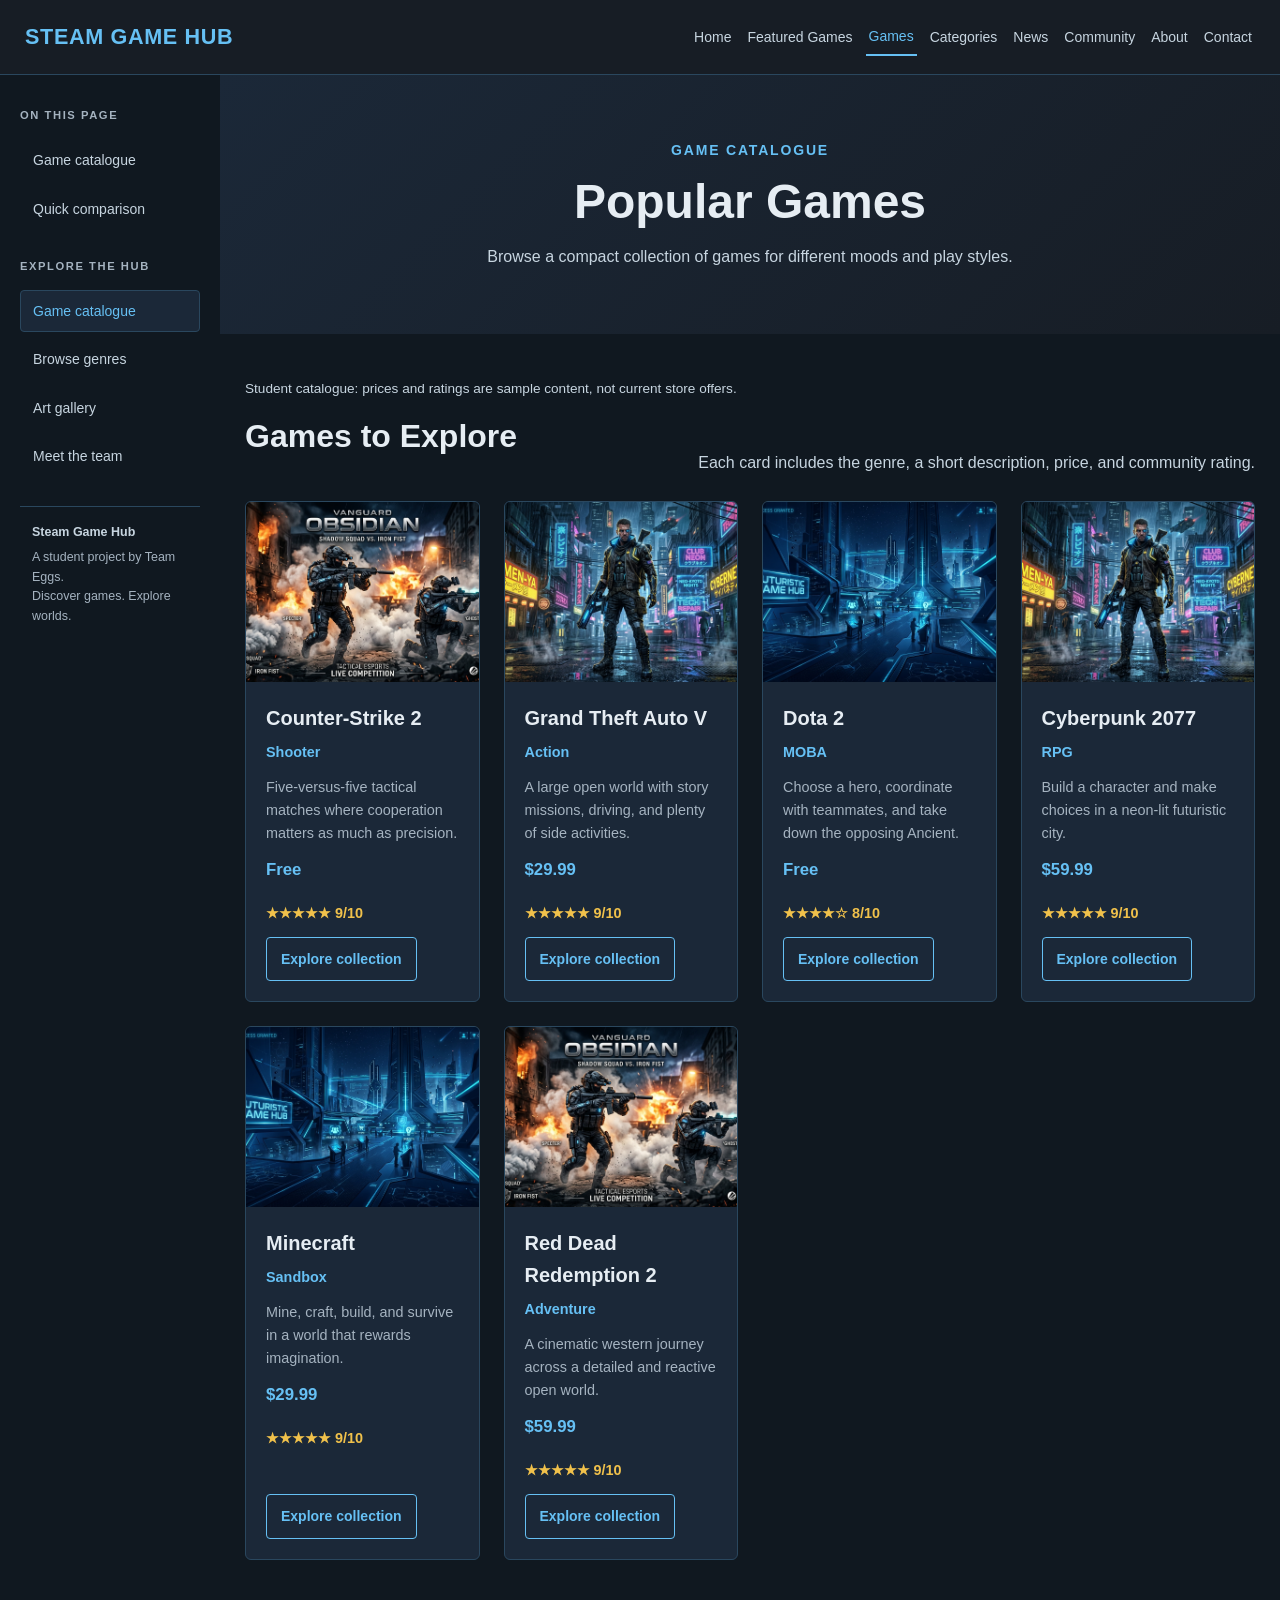
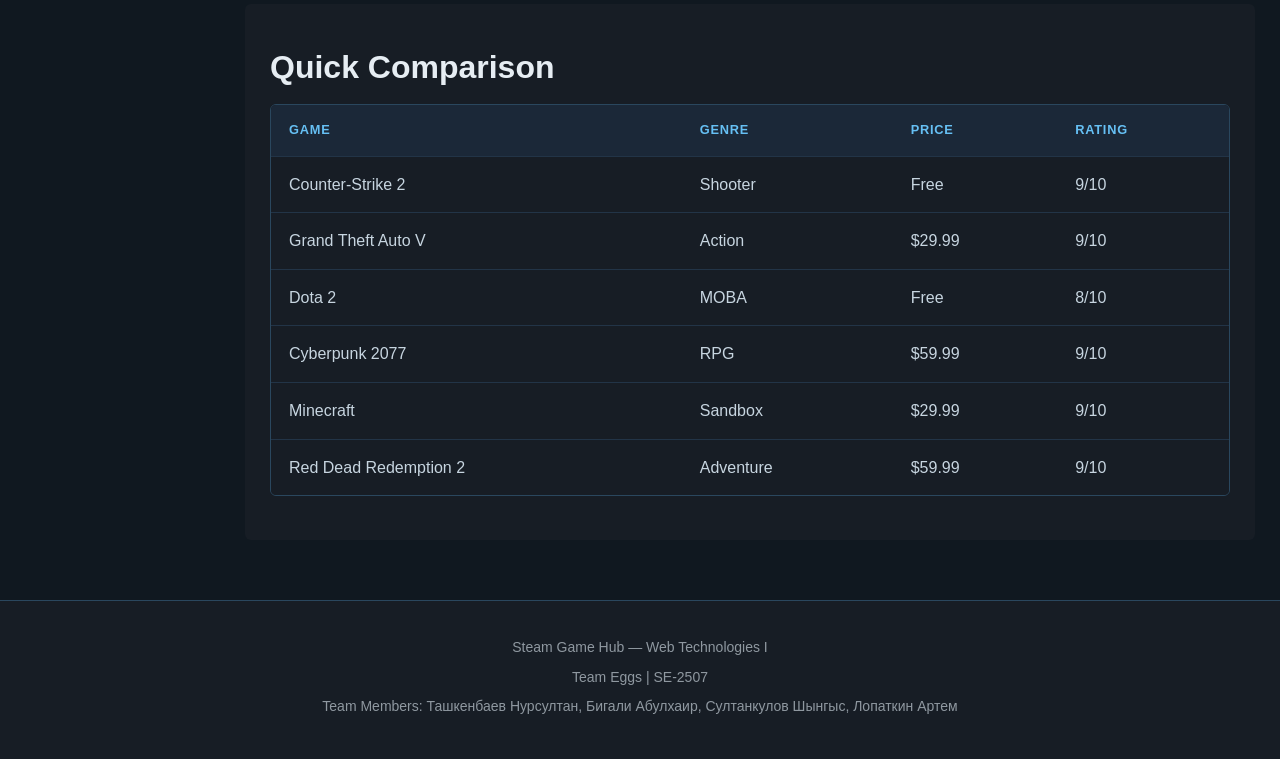
<file: games.html>
<!DOCTYPE html>
<html lang="en">
<head>
    <!-- Team: Eggs | Group: SE-2507 -->
    <meta charset="UTF-8">
    <meta name="viewport" content="width=device-width, initial-scale=1.0">
    <meta name="description" content="Steam Game Hub game catalogue with game genres, prices and ratings.">
    <title>Steam Game Hub - Games</title>
    <link rel="icon" type="image/svg+xml" href="data:image/svg+xml,%3Csvg xmlns='http://www.w3.org/2000/svg' viewBox='0 0 64 64'%3E%3Crect width='64' height='64' rx='12' fill='%23171d25'/%3E%3Ctext x='18' y='44' fill='%2366c0f4' font-size='38' font-family='Arial'%3ES%3C/text%3E%3C/svg%3E">
    <link rel="stylesheet" href="css/style.css">
    <link rel="stylesheet" href="css/part1.css">
    <link rel="stylesheet" href="css/assignment2.css">
    <script src="js/site.js" defer></script>
</head>
<body class="site-layout">
    <a class="skip-link" href="#main-content">Skip to content</a>
    <header id="main-header"><nav class="navbar" aria-label="Main navigation"><a class="logo" href="index.html">STEAM GAME HUB</a><ul class="nav-menu"><li><a href="index.html">Home</a></li><li><a href="featured.html">Featured Games</a></li><li><a class="active" aria-current="page" href="games.html">Games</a></li><li><a href="categories.html">Categories</a></li><li><a href="news.html">News</a></li><li><a href="community.html">Community</a></li><li><a href="about.html">About</a></li><li><a href="contact.html">Contact</a></li></ul></nav></header>

    <aside class="site-sidebar" aria-label="Page sidebar">
        <nav aria-label="On this page"><p class="sidebar-label">On this page</p><ul class="sidebar-links"><li><a href="#catalogue">Game catalogue</a></li><li><a href="#comparison">Quick comparison</a></li></ul></nav>
        <nav class="browse-nav" aria-label="Explore the hub"><p class="sidebar-label">Explore the hub</p><ul class="sidebar-links"><li><a href="games.html" aria-current="page">Game catalogue</a></li><li><a href="categories.html">Browse genres</a></li><li><a href="community.html#gallery">Art gallery</a></li><li><a href="about.html">Meet the team</a></li></ul></nav>
        <p class="sidebar-note"><strong>Steam Game Hub</strong>A student project by Team Eggs.<br>Discover games. Explore worlds.</p>
    </aside>
    <main id="main-content" tabindex="-1">
        <section class="page-banner"><p class="subtitle">GAME CATALOGUE</p><h1>Popular Games</h1><p>Browse a compact collection of games for different moods and play styles.</p></section>
        <section class="content-section" id="catalogue">
            <p class="demo-note">Student catalogue: prices and ratings are sample content, not current store offers.</p>
            <div class="catalog-intro"><h2>Games to Explore</h2><p>Each card includes the genre, a short description, price, and community rating.</p></div>
            <div class="card-row">
                <article class="game-card"><img src="images/news_cs2.jpg" alt="Counter-Strike 2 game artwork"><div class="card-content"><h3>Counter-Strike 2</h3><p class="game-genre">Shooter</p><p>Five-versus-five tactical matches where cooperation matters as much as precision.</p><span class="price">Free</span><p class="rating">★★★★★ 9/10</p><a class="secondary-button card-action" href="featured.html">Explore collection</a></div></article>
                <article class="game-card"><img src="images/news_cyberpunk.jpg" alt="Grand Theft Auto V game artwork"><div class="card-content"><h3>Grand Theft Auto V</h3><p class="game-genre">Action</p><p>A large open world with story missions, driving, and plenty of side activities.</p><span class="price">$29.99</span><p class="rating">★★★★★ 9/10</p><a class="secondary-button card-action" href="featured.html">Explore collection</a></div></article>
                <article class="game-card"><img src="images/banner.jpg" alt="Dota 2 game artwork"><div class="card-content"><h3>Dota 2</h3><p class="game-genre">MOBA</p><p>Choose a hero, coordinate with teammates, and take down the opposing Ancient.</p><span class="price">Free</span><p class="rating">★★★★☆ 8/10</p><a class="secondary-button card-action" href="featured.html">Explore collection</a></div></article>
                <article class="game-card"><img src="images/news_cyberpunk.jpg" alt="Cyberpunk 2077 game artwork"><div class="card-content"><h3>Cyberpunk 2077</h3><p class="game-genre">RPG</p><p>Build a character and make choices in a neon-lit futuristic city.</p><span class="price">$59.99</span><p class="rating">★★★★★ 9/10</p><a class="secondary-button card-action" href="featured.html">Explore collection</a></div></article>
                <article class="game-card"><img src="images/banner.jpg" alt="Minecraft game artwork"><div class="card-content"><h3>Minecraft</h3><p class="game-genre">Sandbox</p><p>Mine, craft, build, and survive in a world that rewards imagination.</p><span class="price">$29.99</span><p class="rating">★★★★★ 9/10</p><a class="secondary-button card-action" href="featured.html">Explore collection</a></div></article>
                <article class="game-card"><img src="images/news_cs2.jpg" alt="Red Dead Redemption 2 game artwork"><div class="card-content"><h3>Red Dead Redemption 2</h3><p class="game-genre">Adventure</p><p>A cinematic western journey across a detailed and reactive open world.</p><span class="price">$59.99</span><p class="rating">★★★★★ 9/10</p><a class="secondary-button card-action" href="featured.html">Explore collection</a></div></article>
            </div>
        </section>
        <section class="content-section boxed-section" id="comparison">
            <h2>Quick Comparison</h2>
            <div class="table-responsive">
                <table class="games-table">
                    <thead><tr><th>Game</th><th>Genre</th><th>Price</th><th>Rating</th></tr></thead>
                    <tbody><tr><td>Counter-Strike 2</td><td>Shooter</td><td>Free</td><td>9/10</td></tr><tr><td>Grand Theft Auto V</td><td>Action</td><td>$29.99</td><td>9/10</td></tr><tr><td>Dota 2</td><td>MOBA</td><td>Free</td><td>8/10</td></tr><tr><td>Cyberpunk 2077</td><td>RPG</td><td>$59.99</td><td>9/10</td></tr><tr><td>Minecraft</td><td>Sandbox</td><td>$29.99</td><td>9/10</td></tr><tr><td>Red Dead Redemption 2</td><td>Adventure</td><td>$59.99</td><td>9/10</td></tr></tbody>
                </table>
            </div>
        </section>
    </main>
    <footer><p>Steam Game Hub — Web Technologies I</p><p>Team Eggs | SE-2507</p><p>Team Members: Ташкенбаев Нурсултан, Бигали Абулхаир, Султанкулов Шынгыс, Лопаткин Артем</p></footer>
</body>
</html>
</file>
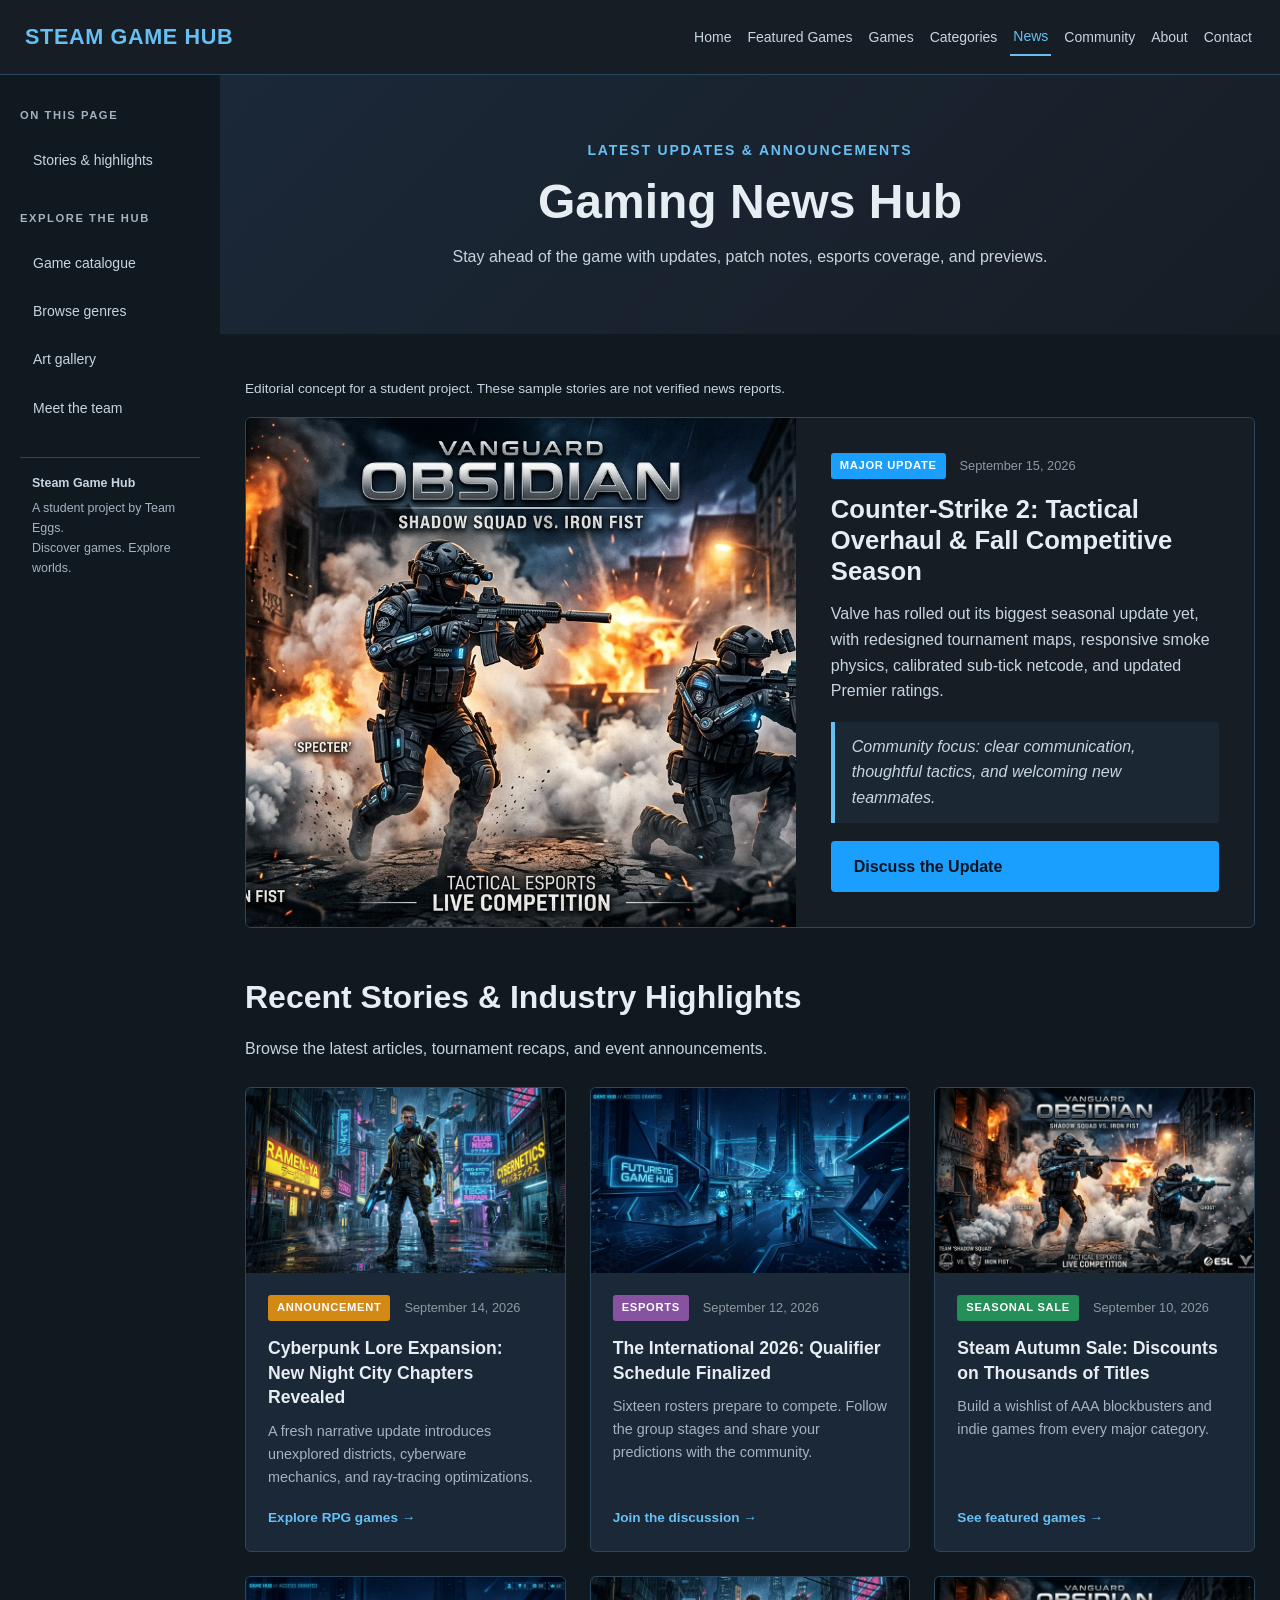
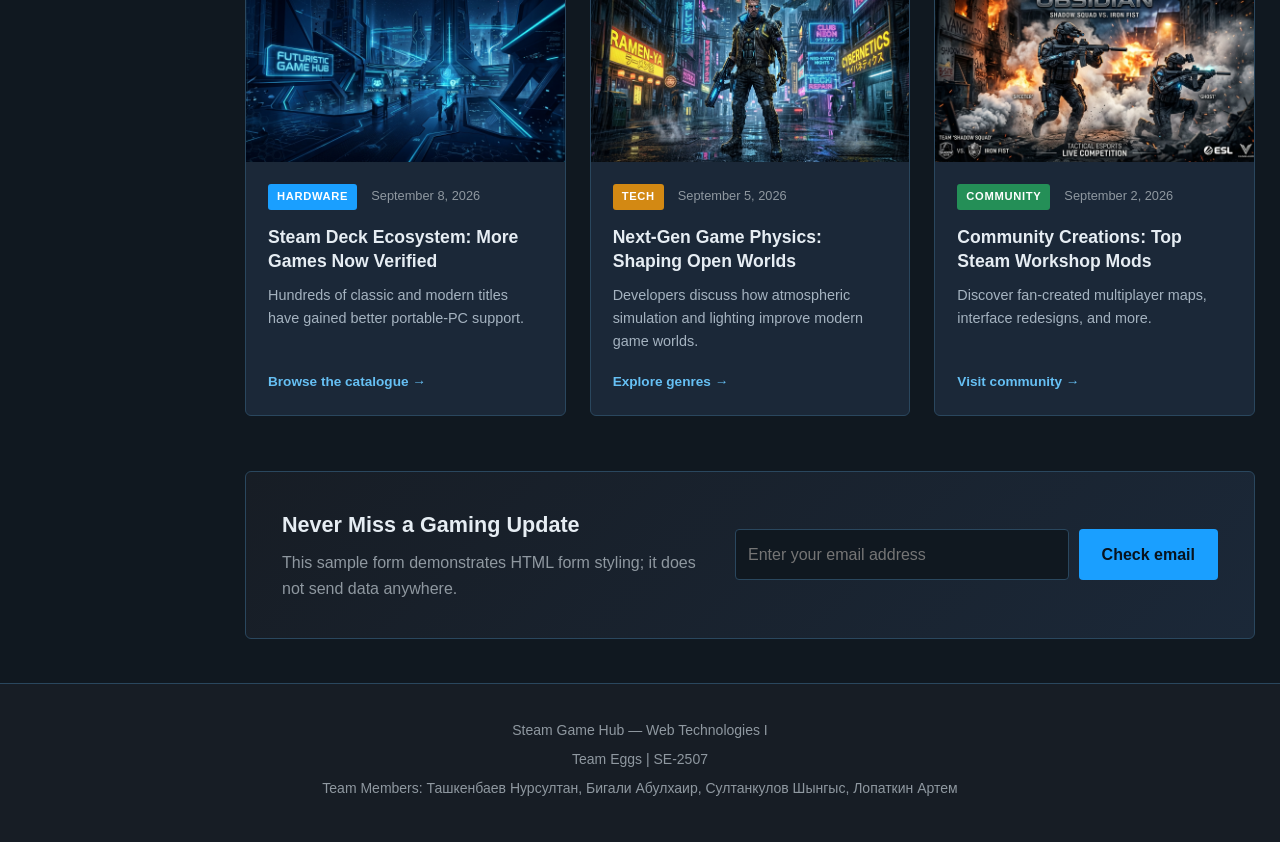
<file: news.html>
<!DOCTYPE html>
<html lang="en">
<head>
    <!-- Team: Eggs | Group: SE-2507 -->
    <meta charset="UTF-8">
    <meta name="viewport" content="width=device-width, initial-scale=1.0">
    <meta name="description" content="Steam Game Hub gaming news, patch notes, esports updates and community highlights.">
    <title>Steam Game Hub - Gaming News</title>
    <link rel="icon" type="image/svg+xml" href="data:image/svg+xml,%3Csvg xmlns='http://www.w3.org/2000/svg' viewBox='0 0 64 64'%3E%3Crect width='64' height='64' rx='12' fill='%23171d25'/%3E%3Ctext x='18' y='44' fill='%2366c0f4' font-size='38' font-family='Arial'%3ES%3C/text%3E%3C/svg%3E">
    <link rel="stylesheet" href="css/style.css">
    <link rel="stylesheet" href="css/part1.css">
    <link rel="stylesheet" href="css/assignment2.css">
    <script src="js/site.js" defer></script>
</head>
<body class="site-layout">
    <a class="skip-link" href="#main-content">Skip to content</a>
    <header id="main-header"><nav class="navbar" aria-label="Main navigation"><a class="logo" href="index.html">STEAM GAME HUB</a><ul class="nav-menu"><li><a href="index.html">Home</a></li><li><a href="featured.html">Featured Games</a></li><li><a href="games.html">Games</a></li><li><a href="categories.html">Categories</a></li><li><a class="active" aria-current="page" href="news.html">News</a></li><li><a href="community.html">Community</a></li><li><a href="about.html">About</a></li><li><a href="contact.html">Contact</a></li></ul></nav></header>

    <aside class="site-sidebar" aria-label="Page sidebar">
        <nav aria-label="On this page"><p class="sidebar-label">On this page</p><ul class="sidebar-links"><li><a href="#stories">Stories &amp; highlights</a></li></ul></nav>
        <nav class="browse-nav" aria-label="Explore the hub"><p class="sidebar-label">Explore the hub</p><ul class="sidebar-links"><li><a href="games.html">Game catalogue</a></li><li><a href="categories.html">Browse genres</a></li><li><a href="community.html#gallery">Art gallery</a></li><li><a href="about.html">Meet the team</a></li></ul></nav>
        <p class="sidebar-note"><strong>Steam Game Hub</strong>A student project by Team Eggs.<br>Discover games. Explore worlds.</p>
    </aside>
    <main id="main-content" tabindex="-1">
        <section class="page-banner"><p class="subtitle">LATEST UPDATES &amp; ANNOUNCEMENTS</p><h1>Gaming News Hub</h1><p>Stay ahead of the game with updates, patch notes, esports coverage, and previews.</p></section>
        <section class="content-section" id="stories">
            <p class="demo-note">Editorial concept for a student project. These sample stories are not verified news reports.</p>
            <article class="news-hero-card">
                <div class="news-hero-image"><img src="images/news_cs2.jpg" alt="Counter-Strike 2 Major Fall Update and esports action"></div>
                <div class="news-hero-body">
                    <div class="news-meta"><span class="news-badge">Major Update</span><time class="news-date" datetime="2026-09-15">September 15, 2026</time></div>
                    <h2>Counter-Strike 2: Tactical Overhaul &amp; Fall Competitive Season</h2>
                    <p>Valve has rolled out its biggest seasonal update yet, with redesigned tournament maps, responsive smoke physics, calibrated sub-tick netcode, and updated Premier ratings.</p>
                    <p class="news-quote">Community focus: clear communication, thoughtful tactics, and welcoming new teammates.</p>
                    <a class="main-button" href="community.html">Discuss the Update</a>
                </div>
            </article>
            <h2>Recent Stories &amp; Industry Highlights</h2><p>Browse the latest articles, tournament recaps, and event announcements.</p>
            <div class="news-grid">
                <article class="news-card"><img class="news-card-img" src="images/news_cyberpunk.jpg" alt="Cyberpunk Night City neon streets"><div class="news-card-body"><div class="news-meta"><span class="news-badge announcement">Announcement</span><time class="news-date" datetime="2026-09-14">September 14, 2026</time></div><h3>Cyberpunk Lore Expansion: New Night City Chapters Revealed</h3><p>A fresh narrative update introduces unexplored districts, cyberware mechanics, and ray-tracing optimizations.</p><a class="read-more-link" href="games.html">Explore RPG games →</a></div></article>
                <article class="news-card"><img class="news-card-img" src="images/banner.jpg" alt="The International esports championship"><div class="news-card-body"><div class="news-meta"><span class="news-badge esports">Esports</span><time class="news-date" datetime="2026-09-12">September 12, 2026</time></div><h3>The International 2026: Qualifier Schedule Finalized</h3><p>Sixteen rosters prepare to compete. Follow the group stages and share your predictions with the community.</p><a class="read-more-link" href="community.html">Join the discussion →</a></div></article>
                <article class="news-card"><img class="news-card-img" src="images/news_cs2.jpg" alt="Steam Autumn Sale promotional artwork"><div class="news-card-body"><div class="news-meta"><span class="news-badge event">Seasonal Sale</span><time class="news-date" datetime="2026-09-10">September 10, 2026</time></div><h3>Steam Autumn Sale: Discounts on Thousands of Titles</h3><p>Build a wishlist of AAA blockbusters and indie games from every major category.</p><a class="read-more-link" href="featured.html">See featured games →</a></div></article>
                <article class="news-card"><img class="news-card-img" src="images/banner.jpg" alt="Steam Deck handheld gaming image"><div class="news-card-body"><div class="news-meta"><span class="news-badge">Hardware</span><time class="news-date" datetime="2026-09-08">September 8, 2026</time></div><h3>Steam Deck Ecosystem: More Games Now Verified</h3><p>Hundreds of classic and modern titles have gained better portable-PC support.</p><a class="read-more-link" href="games.html">Browse the catalogue →</a></div></article>
                <article class="news-card"><img class="news-card-img" src="images/news_cyberpunk.jpg" alt="Next-generation game engine visual"><div class="news-card-body"><div class="news-meta"><span class="news-badge announcement">Tech</span><time class="news-date" datetime="2026-09-05">September 5, 2026</time></div><h3>Next-Gen Game Physics: Shaping Open Worlds</h3><p>Developers discuss how atmospheric simulation and lighting improve modern game worlds.</p><a class="read-more-link" href="categories.html">Explore genres →</a></div></article>
                <article class="news-card"><img class="news-card-img" src="images/news_cs2.jpg" alt="Steam Workshop community modding creations"><div class="news-card-body"><div class="news-meta"><span class="news-badge event">Community</span><time class="news-date" datetime="2026-09-02">September 2, 2026</time></div><h3>Community Creations: Top Steam Workshop Mods</h3><p>Discover fan-created multiplayer maps, interface redesigns, and more.</p><a class="read-more-link" href="community.html">Visit community →</a></div></article>
            </div>
            <section class="newsletter-box"><div class="newsletter-text"><h3>Never Miss a Gaming Update</h3><p>This sample form demonstrates HTML form styling; it does not send data anywhere.</p></div><form class="newsletter-form" data-demo-form="newsletter"><label class="visually-hidden" for="subscriber-email">Email address</label><input id="subscriber-email" type="email" name="subscriber_email" placeholder="Enter your email address" required><button class="main-button" type="submit">Check email</button><p class="form-status" role="status" aria-live="polite"></p></form></section>
        </section>
    </main>
    <footer><p>Steam Game Hub — Web Technologies I</p><p>Team Eggs | SE-2507</p><p>Team Members: Ташкенбаев Нурсултан, Бигали Абулхаир, Султанкулов Шынгыс, Лопаткин Артем</p></footer>
</body>
</html>
</file>
<file: css/style.css>
/* Steam Game Hub — common styles for all eight pages */

:root {
    --page: #101820;
    --surface: #171d25;
    --surface-light: #1b2838;
    --line: #2a475e;
    --text: #e6edf3;
    --muted: #a5b3c0;
    --soft: #c7d5e0;
    --accent: #66c0f4;
    --accent-strong: #1a9fff;
}

* {
    box-sizing: border-box;
    margin: 0;
    padding: 0;
}

html {
    scroll-behavior: smooth;
}

body {
    min-width: 320px;
    font-family: Arial, Helvetica, sans-serif;
    background: var(--page);
    color: var(--text);
    line-height: 1.6;
}

img {
    max-width: 100%;
}

.visually-hidden {
    position: absolute;
    width: 1px;
    height: 1px;
    overflow: hidden;
    clip: rect(0, 0, 0, 0);
    white-space: nowrap;
}

#main-header {
    background: var(--surface);
    border-bottom: 1px solid var(--line);
}

.navbar {
    max-width: 1200px;
    margin: 0 auto;
    padding: 18px 25px;
    display: flex;
    align-items: center;
    justify-content: space-between;
    gap: 25px;
}

.logo {
    color: var(--accent);
    font-size: 1.35rem;
    font-weight: 700;
    letter-spacing: 0.03em;
    text-decoration: none;
    white-space: nowrap;
}

.nav-menu {
    display: flex;
    align-items: center;
    justify-content: flex-end;
    gap: 15px;
    list-style: none;
}

.nav-menu a {
    display: block;
    padding: 7px 3px;
    color: var(--soft);
    font-size: 0.875rem;
    text-decoration: none;
    transition: color 0.2s ease;
}

.nav-menu a:hover,
.nav-menu a.active {
    color: var(--accent);
}

.hero {
    display: flex;
    align-items: center;
    min-height: 520px;
    padding: 60px 8%;
    background:
        linear-gradient(rgba(16, 24, 32, 0.72), rgba(16, 24, 32, 0.92)),
        url("../images/banner.jpg") center / cover;
}

.hero-content {
    max-width: 650px;
}

.subtitle {
    margin-bottom: 12px;
    color: var(--accent);
    font-size: 0.875rem;
    font-weight: 700;
    letter-spacing: 0.13em;
}

.hero h1 {
    margin-bottom: 20px;
    font-size: clamp(2.45rem, 6vw, 3.6rem);
    line-height: 1.1;
}

.hero p {
    margin-bottom: 30px;
    color: var(--soft);
    font-size: 1.125rem;
}

.main-button,
.secondary-button {
    display: inline-block;
    padding: 12px 22px;
    border: 1px solid transparent;
    border-radius: 4px;
    font: inherit;
    font-weight: 700;
    text-decoration: none;
    cursor: pointer;
    transition: transform 0.2s ease, background-color 0.2s ease, border-color 0.2s ease;
}

.main-button {
    background: var(--accent-strong);
    color: #ffffff;
}

.main-button:hover {
    background: var(--accent);
    transform: translateY(-2px);
}

.secondary-button {
    border-color: var(--accent);
    background: transparent;
    color: var(--accent);
}

.secondary-button:hover {
    background: rgba(102, 192, 244, 0.15);
    color: #ffffff;
}

.page-banner {
    padding: 78px 20px;
    background: linear-gradient(135deg, #1b2838, #171d25);
    text-align: center;
}

.page-banner h1 {
    margin-bottom: 15px;
    font-size: clamp(2.2rem, 5vw, 3rem);
    line-height: 1.15;
}

.page-banner p:not(.subtitle) {
    max-width: 760px;
    margin: 0 auto;
    color: var(--soft);
}

.content-section {
    max-width: 1200px;
    margin: 0 auto;
    padding: 58px 25px;
}

.content-section h2 {
    margin-bottom: 20px;
    font-size: clamp(1.75rem, 4vw, 2rem);
    line-height: 1.2;
}

.content-section > p {
    max-width: 800px;
    margin-bottom: 18px;
    color: var(--soft);
}

.game-grid {
    display: grid;
    grid-template-columns: repeat(4, minmax(0, 1fr));
    gap: 24px;
}

.game-card,
.team-card,
.news-card,
.genre-card,
.stat-card {
    overflow: hidden;
    border: 1px solid var(--line);
    border-radius: 6px;
    background: var(--surface-light);
    transition: transform 0.22s ease, border-color 0.22s ease;
}

.game-card:hover,
.team-card:hover,
.news-card:hover,
.genre-card:hover,
.stat-card:hover {
    border-color: var(--accent);
    transform: translateY(-5px);
}

.game-card img {
    display: block;
    width: 100%;
    height: 180px;
    object-fit: cover;
}

.card-content {
    padding: 20px;
}

.card-content h3 {
    margin-bottom: 7px;
    font-size: 1.25rem;
}

.card-content p {
    margin-bottom: 12px;
    color: var(--muted);
    font-size: 0.9rem;
}

.card-content .game-genre,
.price,
.team-role {
    color: var(--accent);
    font-weight: 700;
}

.price {
    font-size: 1.05rem;
}

.boxed-section {
    margin-bottom: 60px;
    border-radius: 6px;
    background: var(--surface);
}

.boxed-section h2 {
    margin-bottom: 18px;
}

.feature-list,
.genre-list {
    padding-left: 25px;
}

.feature-list li,
.genre-list li {
    margin-bottom: 10px;
}

.catalog-intro {
    display: flex;
    align-items: end;
    justify-content: space-between;
    gap: 25px;
    margin-bottom: 25px;
}

.catalog-intro p {
    max-width: 700px;
    color: var(--soft);
}

.game-card .rating {
    margin-top: 14px;
    color: #f0c14b;
    font-size: 0.9rem;
    font-weight: 700;
}

.table-responsive {
    overflow-x: auto;
    border: 1px solid var(--line);
    border-radius: 6px;
}

.games-table {
    width: 100%;
    min-width: 620px;
    border-collapse: collapse;
    background: var(--surface);
    text-align: left;
}

.games-table th,
.games-table td {
    padding: 15px 18px;
    border-bottom: 1px solid #223447;
}

.games-table th {
    color: var(--accent);
    background: var(--surface-light);
    font-size: 0.8rem;
    letter-spacing: 0.06em;
    text-transform: uppercase;
}

.games-table td {
    color: var(--soft);
}

.games-table tbody tr:last-child td {
    border-bottom: 0;
}

.games-table tbody tr:hover {
    background: #1e2c3d;
}

.categories-grid {
    display: grid;
    grid-template-columns: repeat(3, minmax(0, 1fr));
    gap: 22px;
}

.genre-card {
    min-height: 190px;
    padding: 28px;
    background: linear-gradient(145deg, #1b2838, #152433);
}

.genre-card h3 {
    margin-bottom: 10px;
    color: var(--accent);
    font-size: 1.4rem;
}

.genre-card p {
    color: var(--muted);
}

.genre-card a {
    display: inline-block;
    margin-top: 20px;
    color: var(--soft);
    font-size: 0.9rem;
    font-weight: 700;
    text-decoration: none;
}

.genre-card a:hover {
    color: var(--accent);
}

.team-grid {
    display: grid;
    grid-template-columns: repeat(4, minmax(0, 1fr));
    gap: 24px;
}

.team-card {
    padding: 25px;
    text-align: center;
}

.profile-img {
    display: block;
    width: 140px;
    height: 140px;
    margin: 0 auto 15px;
    border: 3px solid var(--line);
    border-radius: 50%;
    object-fit: cover;
}

.team-card h3 {
    margin-bottom: 7px;
    font-size: 1.125rem;
}

.contact-container {
    display: grid;
    grid-template-columns: 1fr 1.5fr;
    gap: 50px;
    padding: 35px;
    border: 1px solid var(--line);
    border-radius: 6px;
    background: var(--surface);
}

.contact-info h2 {
    margin-bottom: 18px;
}

.contact-info p {
    margin-bottom: 15px;
    color: var(--soft);
}

.contact-form {
    display: flex;
    flex-direction: column;
    gap: 18px;
}

.form-group {
    display: flex;
    flex-direction: column;
    gap: 7px;
}

.form-group label {
    color: var(--soft);
    font-weight: 700;
}

.form-group input,
.form-group select,
.form-group textarea,
.newsletter-form input {
    width: 100%;
    padding: 12px;
    border: 1px solid var(--line);
    border-radius: 4px;
    background: var(--page);
    color: var(--text);
    font: inherit;
}

.form-group input:focus,
.form-group select:focus,
.form-group textarea:focus,
.newsletter-form input:focus {
    outline: 2px solid rgba(102, 192, 244, 0.35);
    border-color: var(--accent);
}

.form-group textarea {
    resize: vertical;
}

.contact-form .main-button {
    align-self: flex-start;
    border: 0;
}

/* News */
.news-hero-card {
    display: grid;
    grid-template-columns: 1.2fr 1fr;
    overflow: hidden;
    margin-bottom: 50px;
    border: 1px solid var(--line);
    border-radius: 6px;
    background: var(--surface);
}

.news-hero-image img {
    display: block;
    width: 100%;
    min-height: 320px;
    height: 100%;
    object-fit: cover;
}

.news-hero-body {
    display: flex;
    flex-direction: column;
    justify-content: center;
    padding: 35px;
}

.news-hero-body h2 {
    margin-bottom: 15px;
    font-size: 1.6rem;
}

.news-hero-body > p {
    margin-bottom: 18px;
    color: var(--soft);
}

.news-meta {
    display: flex;
    align-items: center;
    gap: 14px;
    margin-bottom: 15px;
}

.news-badge {
    display: inline-block;
    padding: 4px 9px;
    border-radius: 3px;
    background: var(--accent-strong);
    color: #fff;
    font-size: 0.7rem;
    font-weight: 700;
    letter-spacing: 0.06em;
    text-transform: uppercase;
}

.news-badge.announcement { background: #d38913; }
.news-badge.esports { background: #8753a0; }
.news-badge.event { background: #248f57; }

.news-date {
    color: #8f98a0;
    font-size: 0.8rem;
}

.news-quote {
    margin: 0 0 22px;
    padding: 12px 17px;
    border-left: 4px solid var(--accent);
    border-radius: 0 4px 4px 0;
    background: rgba(42, 71, 94, 0.25);
    color: #a3bad0;
    font-style: italic;
}

.news-quote cite {
    display: block;
    margin-top: 7px;
    color: var(--accent);
    font-size: 0.75rem;
    font-style: normal;
    font-weight: 700;
}

.news-grid {
    display: grid;
    grid-template-columns: repeat(3, minmax(0, 1fr));
    gap: 24px;
    margin: 25px 0 55px;
}

.news-card {
    display: flex;
    flex-direction: column;
}

.news-card-img {
    display: block;
    width: 100%;
    height: 185px;
    object-fit: cover;
}

.news-card-body {
    display: flex;
    flex: 1;
    flex-direction: column;
    padding: 22px;
}

.news-card-body h3 {
    margin-bottom: 10px;
    font-size: 1.1rem;
    line-height: 1.4;
}

.news-card-body p {
    flex: 1;
    margin-bottom: 18px;
    color: var(--muted);
    font-size: 0.9rem;
}

.read-more-link {
    color: var(--accent);
    font-size: 0.85rem;
    font-weight: 700;
    text-decoration: none;
}

.read-more-link:hover {
    color: #fff;
    text-decoration: underline;
}

.newsletter-box {
    display: flex;
    align-items: center;
    justify-content: space-between;
    gap: 30px;
    padding: 36px;
    border: 1px solid var(--line);
    border-radius: 6px;
    background: linear-gradient(135deg, var(--surface), var(--surface-light));
}

.newsletter-text h3 {
    margin-bottom: 8px;
    font-size: 1.35rem;
}

.newsletter-text p {
    color: #8f98a0;
}

.newsletter-form {
    display: flex;
    min-width: 350px;
    gap: 10px;
}

/* Community */
.stats-grid {
    display: grid;
    grid-template-columns: repeat(4, minmax(0, 1fr));
    gap: 20px;
    margin-bottom: 50px;
}

.stat-card {
    padding: 22px 15px;
    background: var(--surface);
    text-align: center;
}

.stat-number {
    margin-bottom: 5px;
    color: var(--accent);
    font-size: 1.75rem;
    font-weight: 700;
}

.stat-label {
    color: #8f98a0;
    font-size: 0.75rem;
    letter-spacing: 0.07em;
    text-transform: uppercase;
}

.community-layout {
    display: grid;
    grid-template-columns: 2fr 1fr;
    gap: 35px;
    margin-bottom: 50px;
}

.discussions-column > p {
    margin: -8px 0 20px;
    color: var(--soft);
}

.discussion-list,
.community-sidebar {
    display: flex;
    flex-direction: column;
    gap: 15px;
}

.discussion-item {
    display: flex;
    align-items: center;
    justify-content: space-between;
    gap: 18px;
    padding: 20px;
    border: 1px solid var(--line);
    border-radius: 6px;
    background: var(--surface);
    color: inherit;
    text-decoration: none;
    transition: transform 0.2s ease, border-color 0.2s ease;
}

.discussion-item:hover {
    border-color: var(--accent);
    background: var(--surface-light);
    transform: translateX(4px);
}

.discussion-header {
    display: flex;
    gap: 9px;
    margin-bottom: 8px;
}

.disc-tag {
    padding: 2px 8px;
    border-radius: 3px;
    font-size: 0.7rem;
    font-weight: 700;
    text-transform: uppercase;
}

.disc-tag.pinned { background: #c7453f; color: #fff; }
.disc-tag.hot { background: #c9751d; color: #fff; }
.disc-tag.guide { background: #278b57; color: #fff; }
.disc-tag.general { background: var(--line); color: var(--soft); }

.discussion-main h3 {
    margin-bottom: 6px;
    font-size: 1.05rem;
    line-height: 1.35;
}

.discussion-meta {
    color: #8f98a0;
    font-size: 0.78rem;
}

.discussion-meta span { color: var(--accent); }

.reply-badge {
    min-width: 75px;
    padding: 8px 13px;
    border: 1px solid var(--line);
    border-radius: 4px;
    background: var(--page);
    text-align: center;
}

.reply-count {
    display: block;
    color: var(--accent);
    font-weight: 700;
}

.reply-label {
    color: #8f98a0;
    font-size: 0.65rem;
    letter-spacing: 0.05em;
    text-transform: uppercase;
}

.sidebar-box {
    padding: 24px;
    border: 1px solid var(--line);
    border-radius: 6px;
    background: var(--surface);
}

.sidebar-box h3 {
    margin-bottom: 16px;
    padding-bottom: 8px;
    border-bottom: 1px solid var(--line);
    color: var(--accent);
}

.custom-ol { padding-left: 20px; }
.custom-ul { list-style: none; }

.custom-ol li,
.custom-ul li {
    margin-bottom: 12px;
    color: var(--soft);
    font-size: 0.9rem;
}

.custom-ul a {
    color: var(--soft);
    text-decoration: none;
}

.custom-ul a:hover { color: var(--accent); }

.community-cta {
    padding: 45px 30px;
    border: 1px solid var(--line);
    border-radius: 6px;
    background:
        linear-gradient(rgba(23, 29, 37, 0.9), rgba(27, 40, 56, 0.95)),
        url("../images/banner.jpg") center / cover;
    text-align: center;
}

.community-cta h2 { margin-bottom: 12px; }
.community-cta p { max-width: 650px; margin: 0 auto 25px; color: var(--soft); }

.cta-buttons {
    display: flex;
    flex-wrap: wrap;
    justify-content: center;
    gap: 15px;
}

footer {
    padding: 35px 20px;
    border-top: 1px solid var(--line);
    background: var(--surface);
    color: #8f98a0;
    font-size: 0.875rem;
    text-align: center;
}

footer p { margin-bottom: 7px; }

@media (max-width: 1000px) {
    .navbar { flex-direction: column; }
    .nav-menu { flex-wrap: wrap; justify-content: center; }
    .game-grid, .team-grid { grid-template-columns: repeat(2, minmax(0, 1fr)); }
    .categories-grid, .news-grid { grid-template-columns: repeat(2, minmax(0, 1fr)); }
    .news-hero-card, .community-layout, .contact-container { grid-template-columns: 1fr; }
    .stats-grid { grid-template-columns: repeat(2, minmax(0, 1fr)); }
    .newsletter-box { flex-direction: column; text-align: center; }
    .newsletter-form { width: 100%; min-width: 0; }
}

@media (max-width: 620px) {
    .navbar { padding: 16px 20px; gap: 12px; }
    .nav-menu { gap: 4px 14px; }
    .hero { min-height: 450px; padding: 50px 25px; }
    .page-banner, .content-section { padding-left: 20px; padding-right: 20px; }
    .game-grid, .team-grid, .categories-grid, .news-grid, .stats-grid { grid-template-columns: 1fr; }
    .catalog-intro { display: block; }
    .catalog-intro p { margin-top: 12px; }
    .contact-container, .newsletter-box { padding: 25px; }
    .newsletter-form { flex-direction: column; }
    .news-hero-body { padding: 25px; }
    .discussion-item { flex-direction: column; align-items: flex-start; }
    .reply-badge { align-self: flex-start; }
}
</file>
<file: css/part1.css>
/* Assignment 2, Part 1: shared Flexbox components for all pages. */

/* Task 1: logo on the left, links on the right, centered vertically. */
.navbar {
    display: flex;
    align-items: center;
    justify-content: space-between;
    gap: 24px;
}

.logo {
    flex-shrink: 0;
}

.nav-menu {
    display: flex;
    flex-wrap: wrap;
    align-items: center;
    justify-content: flex-end;
    gap: 8px 10px;
}

.logo:focus-visible,
.nav-menu a:focus-visible,
.card-action:focus-visible {
    outline: 2px solid var(--accent);
    outline-offset: 4px;
}

/* Task 2: four equal-width cards per row on a large screen. */
.card-row {
    display: flex;
    flex-wrap: wrap;
    align-items: stretch;
    gap: 24px;
}

.card-row > .game-card {
    flex: 0 1 calc((100% - 72px) / 4);
    min-width: 0;
    display: flex;
    flex-direction: column;
    scroll-margin-top: 24px;
}

.card-row .game-card > img {
    flex-shrink: 0;
}

/* Stretch the content; auto margin keeps every button at the bottom. */
.card-row .card-content {
    display: flex;
    flex: 1;
    flex-direction: column;
    align-items: flex-start;
}

.card-row .price {
    display: block;
    margin-bottom: 18px;
}

.card-action {
    margin-top: auto;
    padding: 10px 14px;
    font-size: 0.875rem;
    text-align: center;
}

.card-row .game-card:hover,
.card-row .game-card:focus-within {
    border-color: var(--accent);
    box-shadow: 0 8px 22px rgba(0, 0, 0, 0.25);
    transform: translateY(-5px);
}

.card-row .game-card:target {
    border-color: var(--accent);
}

/* Keep navigation and cards readable on tablets and phones. */
@media (max-width: 1000px) {
    .navbar {
        flex-direction: column;
    }

    .nav-menu {
        justify-content: center;
    }

    .card-row > .game-card {
        flex-basis: calc((100% - 24px) / 2);
    }
}

@media (max-width: 620px) {
    .navbar {
        gap: 12px;
    }

    .nav-menu {
        gap: 4px 10px;
    }

    .card-row > .game-card {
        flex-basis: 100%;
    }

    .card-action {
        align-self: stretch;
    }
}

@media (prefers-reduced-motion: reduce) {
    html {
        scroll-behavior: auto;
    }

    .card-row .game-card,
    .card-row .card-action {
        transition: none;
    }

    .card-row .game-card:hover,
    .card-row .game-card:focus-within,
    .card-row .card-action:hover {
        transform: none;
    }
}
</file>
<file: css/assignment2.css>
/* Task 3: the page itself is a Grid with four named areas. */
body.site-layout {
    display: grid;
    grid-template-columns: 220px minmax(0, 1fr);
    grid-template-rows: auto 1fr auto;
    grid-template-areas:
        "header header"
        "sidebar main"
        "footer footer";
    min-height: 100vh;
    max-width: 1680px;
    margin-inline: auto;
}

#main-header { grid-area: header; }
.site-sidebar { grid-area: sidebar; }
#main-content { grid-area: main; min-width: 0; }
.site-layout > footer { grid-area: footer; }

.skip-link {
    position: fixed;
    z-index: 20;
    top: 12px;
    left: 12px;
    padding: 10px 18px;
    background: var(--accent);
    color: var(--page);
    transform: translateY(-200%);
}
.skip-link:focus { transform: translateY(0); }

.site-sidebar {
    align-self: start;
    padding: 32px 20px;
    position: sticky;
    top: 0;
}
.sidebar-label {
    margin-bottom: 14px;
    color: var(--muted);
    font-size: 0.7rem;
    font-weight: 700;
    letter-spacing: 0.14em;
    text-transform: uppercase;
}
.sidebar-links {
    display: flex;
    flex-direction: column;
    gap: 6px;
    list-style: none;
    margin-bottom: 28px;
}
.sidebar-links a {
    display: block;
    padding: 9px 12px;
    border: 1px solid transparent;
    border-radius: 4px;
    color: var(--soft);
    font-size: 0.875rem;
    text-decoration: none;
}
.sidebar-links a:hover,
.sidebar-links a[aria-current="page"] {
    color: var(--accent);
    background: var(--surface-light);
    border-color: var(--line);
}
.sidebar-note {
    padding: 16px 12px;
    border-top: 1px solid var(--line);
    color: var(--muted);
    font-size: 0.78rem;
}
.sidebar-note strong { display: block; color: var(--soft); margin-bottom: 5px; }

a:focus-visible, button:focus-visible, input:focus-visible,
select:focus-visible, textarea:focus-visible {
    outline: 2px solid var(--accent);
    outline-offset: 4px;
}
section[id], article[id] { scroll-margin-top: 24px; }
.navbar { max-width: none; }
.nav-menu a { white-space: nowrap; }
.nav-menu a[aria-current="page"] { border-bottom: 2px solid var(--accent); }
.content-section { padding-block: 44px; }
.boxed-section { margin-inline: 25px; }
.page-banner { padding-block: 64px; }
.hero { min-height: 460px; padding-inline: 6%; }
.main-button { color: #08131d; }
.main-button:hover { color: #08131d; }
.card-row .card-content h3 { overflow-wrap: anywhere; }
.card-row .game-card .rating { margin-top: 0; }

/* Grid controls the large sections; Flexbox aligns small components. */
.genre-card, .team-card, .stat-card {
    display: flex;
    flex-direction: column;
}
.genre-card a { margin-top: auto; padding-top: 20px; }
.team-card { align-items: center; }
.team-card .team-role { margin-top: auto; }
.news-meta, .discussion-header { flex-wrap: wrap; }
.newsletter-form { min-width: 0; flex: 1 1 340px; flex-wrap: wrap; }
.newsletter-form input { min-width: 0; flex: 1 1 180px; }
.newsletter-form .form-status { flex-basis: 100%; }
.newsletter-text { flex: 1 1 280px; }
.newsletter-box { flex-wrap: wrap; }
.newsletter-form .main-button { flex-shrink: 0; }
.discussion-main { min-width: 0; }
.reply-badge { flex-shrink: 0; }
.contact-container > * { min-width: 0; }
.form-status { color: var(--accent); font-size: 0.9rem; }
.form-status:empty { display: none; }
.demo-note { color: var(--muted); font-size: 0.85rem; margin-bottom: 24px; }

/* Task 4: nine images, equal columns/rows and consistent gaps. */
.gallery-grid {
    display: grid;
    grid-template-columns: repeat(3, minmax(0, 1fr));
    grid-auto-rows: 1fr;
    gap: 20px;
    margin-top: 24px;
}
.gallery-tile {
    position: relative;
    display: block;
    overflow: hidden;
    border: 1px solid var(--line);
    border-radius: 6px;
    background: var(--surface);
    color: white;
    text-decoration: none;
}
.gallery-tile figure { height: 100%; }
.gallery-tile img {
    display: block;
    width: 100%;
    height: 100%;
    aspect-ratio: 8 / 5;
    object-fit: cover;
    transition: transform 0.25s ease;
}
.gallery-tile figcaption {
    position: absolute;
    inset: auto 0 0;
    padding: 38px 16px 16px;
    background: linear-gradient(transparent, rgba(5, 12, 22, 0.98));
    opacity: 0;
    transform: translateY(12px);
    transition: opacity 0.25s ease, transform 0.25s ease;
}
.gallery-tile figcaption strong { display: block; font-size: 1rem; }
.gallery-tile figcaption span { display: block; color: #c7d5e0; font-size: 0.78rem; }
.gallery-tile:hover figcaption,
.gallery-tile:focus-visible figcaption { opacity: 1; transform: translateY(0); }
.gallery-tile:hover img { transform: scale(1.04); }
.gallery-tile:hover { border-color: var(--accent); }

@media (max-width: 1200px) {
    body.site-layout {
        grid-template-columns: minmax(0, 1fr);
        grid-template-rows: auto auto 1fr auto;
        grid-template-areas: "header" "sidebar" "main" "footer";
    }
    .site-sidebar {
        position: static;
        display: flex;
        flex-wrap: wrap;
        gap: 12px 28px;
        padding: 20px 25px;
        border-bottom: 1px solid var(--line);
    }
    .sidebar-label { margin-bottom: 6px; }
    .sidebar-links { flex-direction: row; flex-wrap: wrap; margin-bottom: 0; gap: 4px; }
    .sidebar-links a { padding: 6px 9px; }
    .sidebar-note { display: none; }
}
@media (max-width: 1000px) {
    .gallery-grid { grid-template-columns: repeat(2, minmax(0, 1fr)); }
    .newsletter-form { flex-basis: auto; }
    .newsletter-text { flex-basis: auto; }
}
@media (max-width: 620px) {
    .gallery-grid { grid-template-columns: 1fr; }
    .gallery-tile figcaption { opacity: 1; transform: none; }
    .site-sidebar { padding: 16px 20px; }
    .site-sidebar .browse-nav { display: none; }
    .boxed-section { margin-inline: 20px; }
    .content-section { padding-block: 32px; }
    .page-banner { padding-block: 44px; }
    .news-hero-image img { min-height: 210px; }
    .contact-container { gap: 28px; padding: 20px; }
    .newsletter-form input { flex-basis: auto; }
}
@media (hover: none) {
    .gallery-tile figcaption { opacity: 1; transform: none; }
}
@media (prefers-reduced-motion: reduce) {
    html { scroll-behavior: auto; }
    *, *::before, *::after { transition: none !important; }
    .gallery-tile:hover img,
    .game-card:hover, .news-card:hover, .genre-card:hover,
    .team-card:hover, .stat-card:hover, .discussion-item:hover,
    .main-button:hover { transform: none; }
}
</file>
